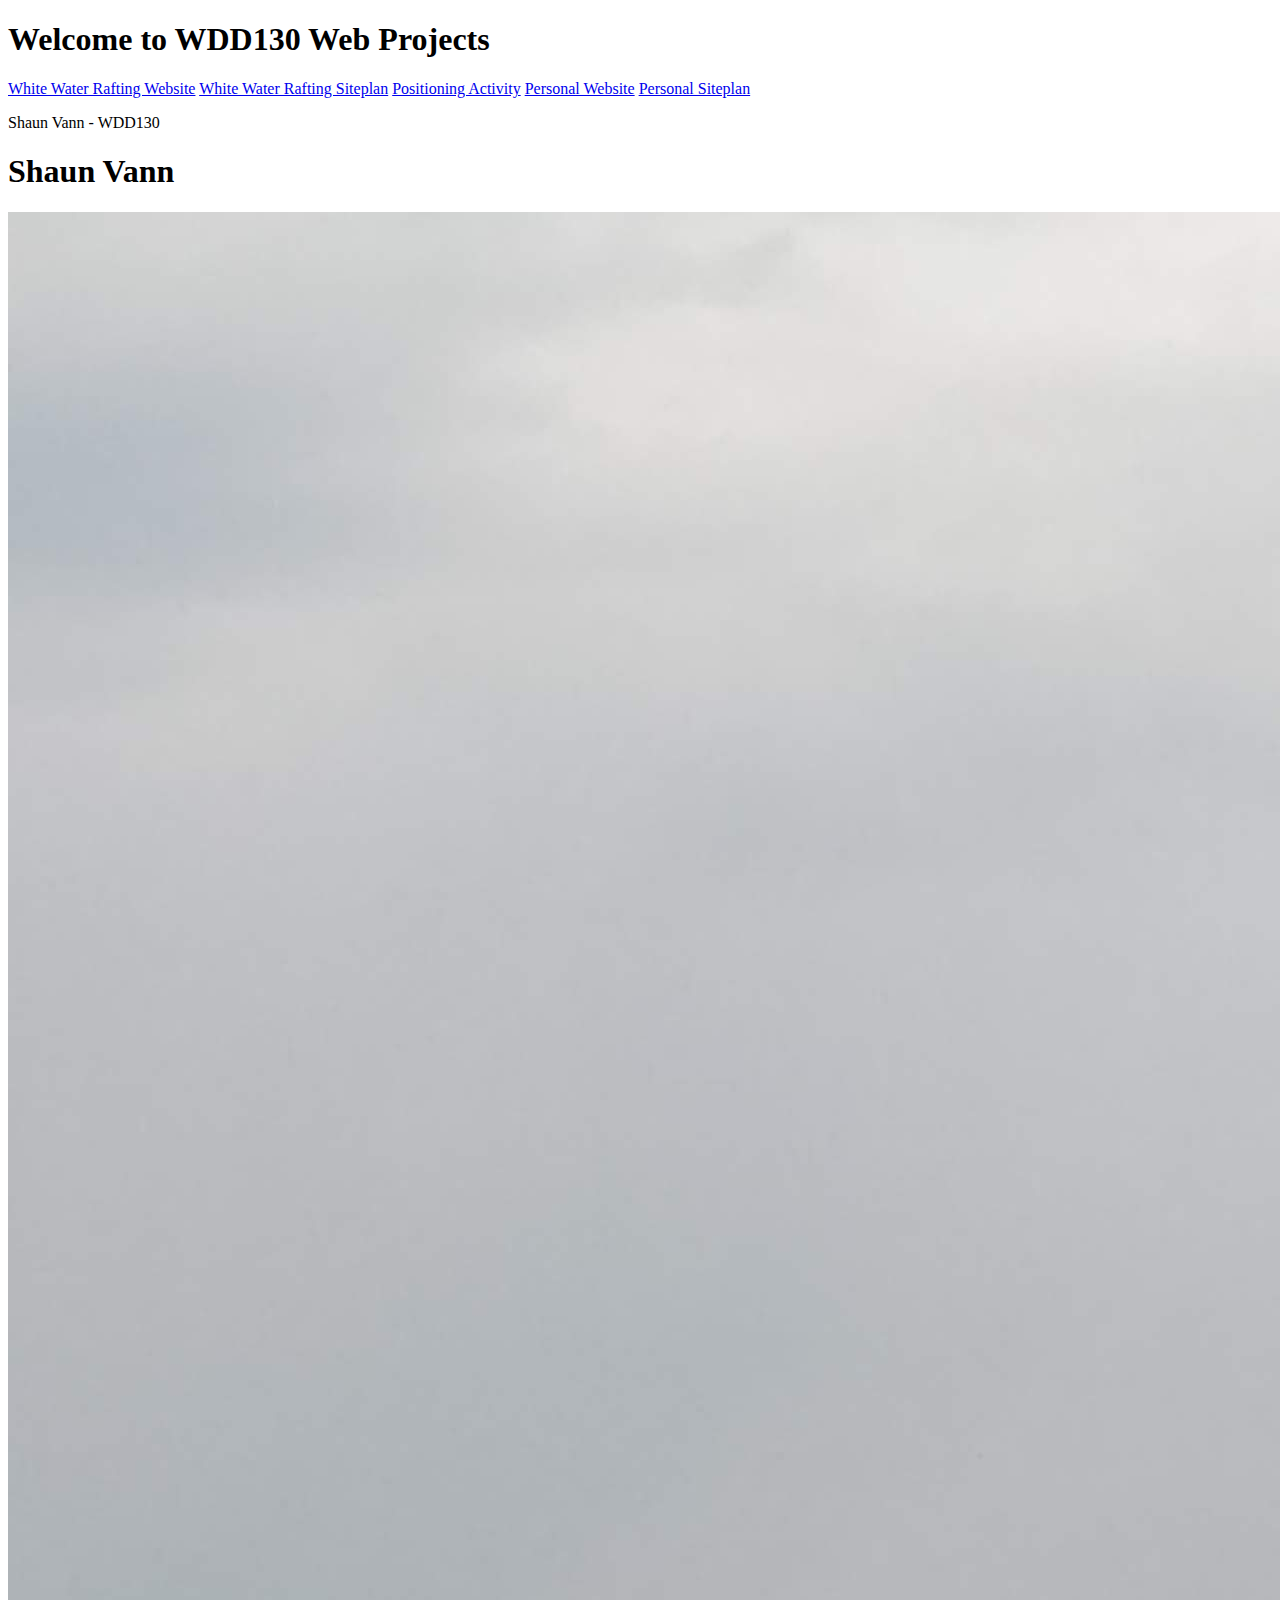
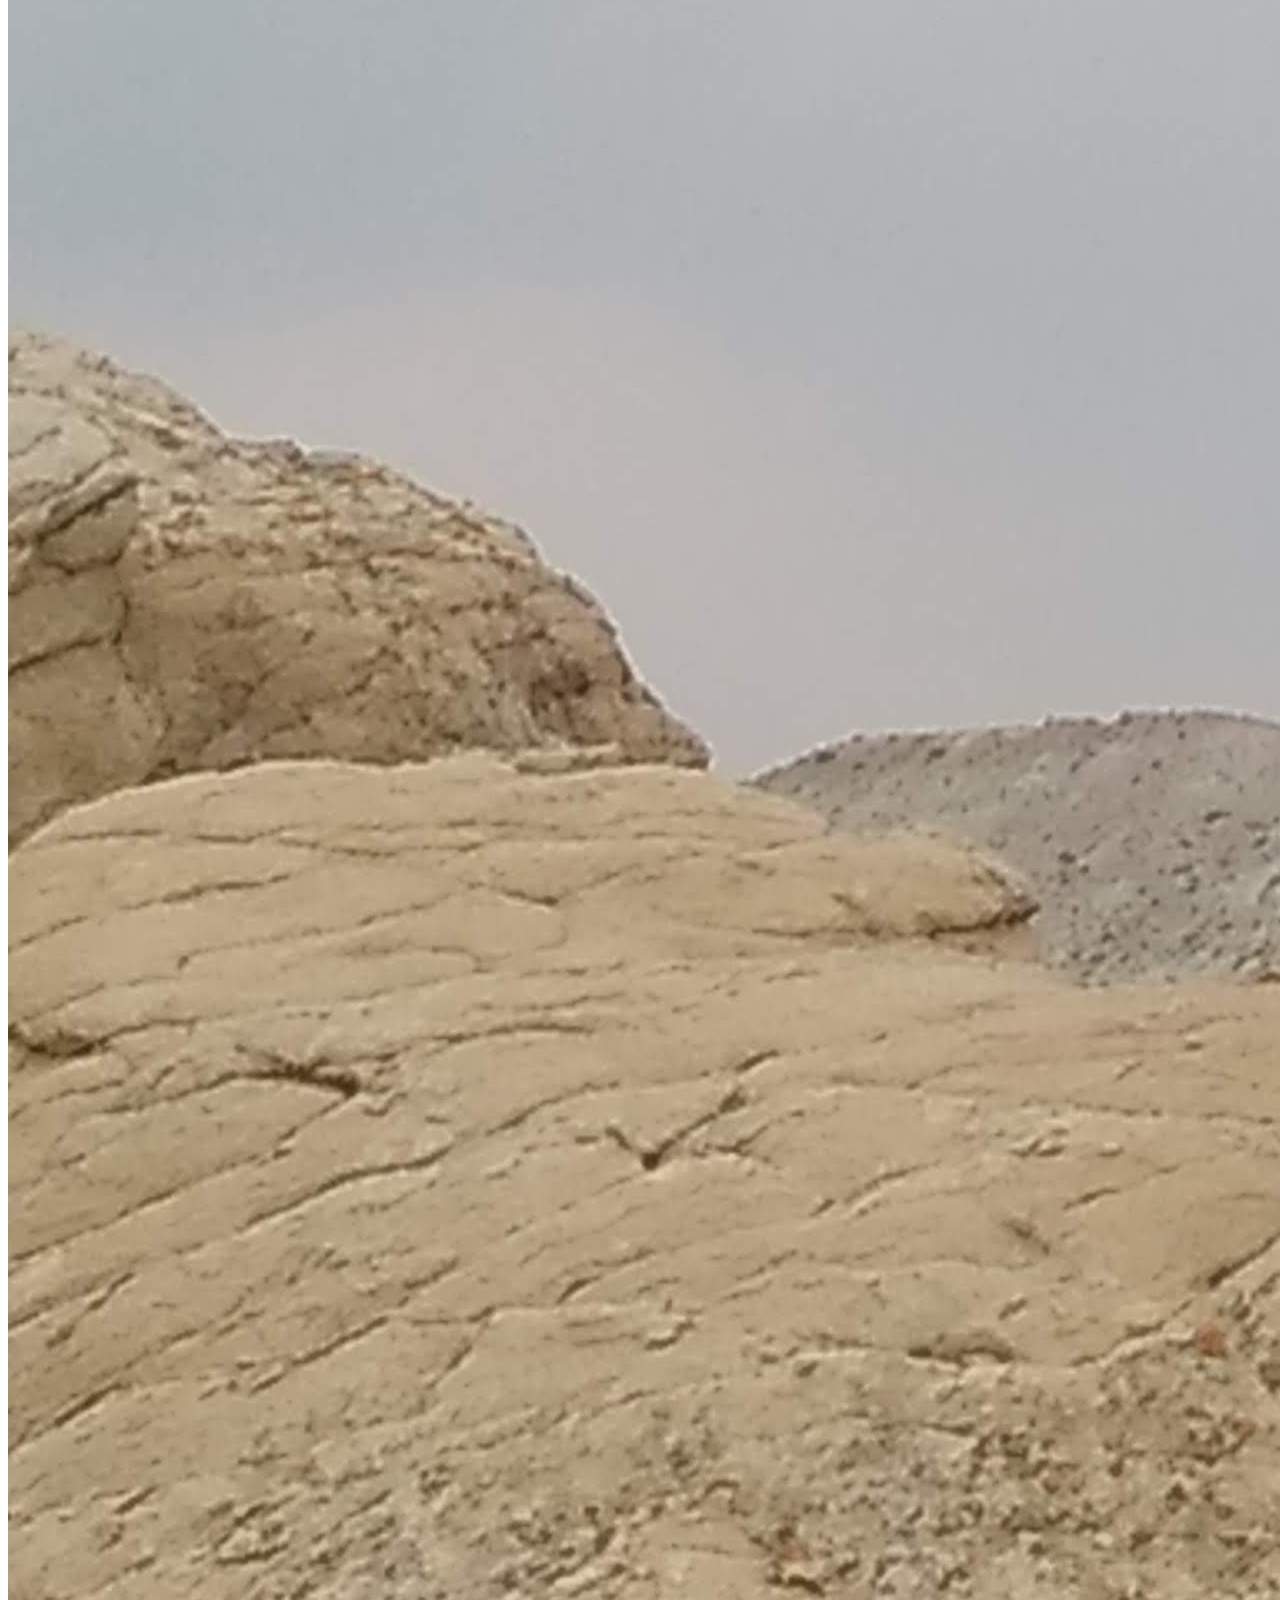
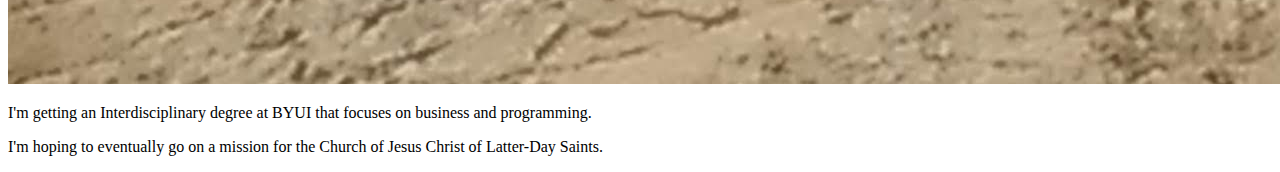
<file: index.html>
<!DOCTYPE html>
<head>
    <title>WDD130 | Home</title>
</head>
<body
    <header>
        <h1>Welcome to WDD130 Web Projects</h1>
        <nav>
            <a href="wwr/index.html">White Water Rafting Website</a>
            <a href="wwr/site-plan-rafting.html">White Water Rafting Siteplan</a>
            <a href="positioning.html">Positioning Activity</a>
            <a href="#">Personal Website</a>
            <a href="#">Personal Siteplan</a>
        </nav>
        <p>Shaun Vann - WDD130</p>
    </header>
    <main>
        <h1>Shaun Vann</h1>
        <img src="Mountain_Shaun.jpg", alt="Image of me">
        <p>
            I'm getting an Interdisciplinary degree at BYUI that focuses on business and programming.
        </p>
        <p>
            I'm hoping to eventually go on a mission for the Church of Jesus Christ of Latter-Day Saints.
        </p>
    </main>
</body>
</file>
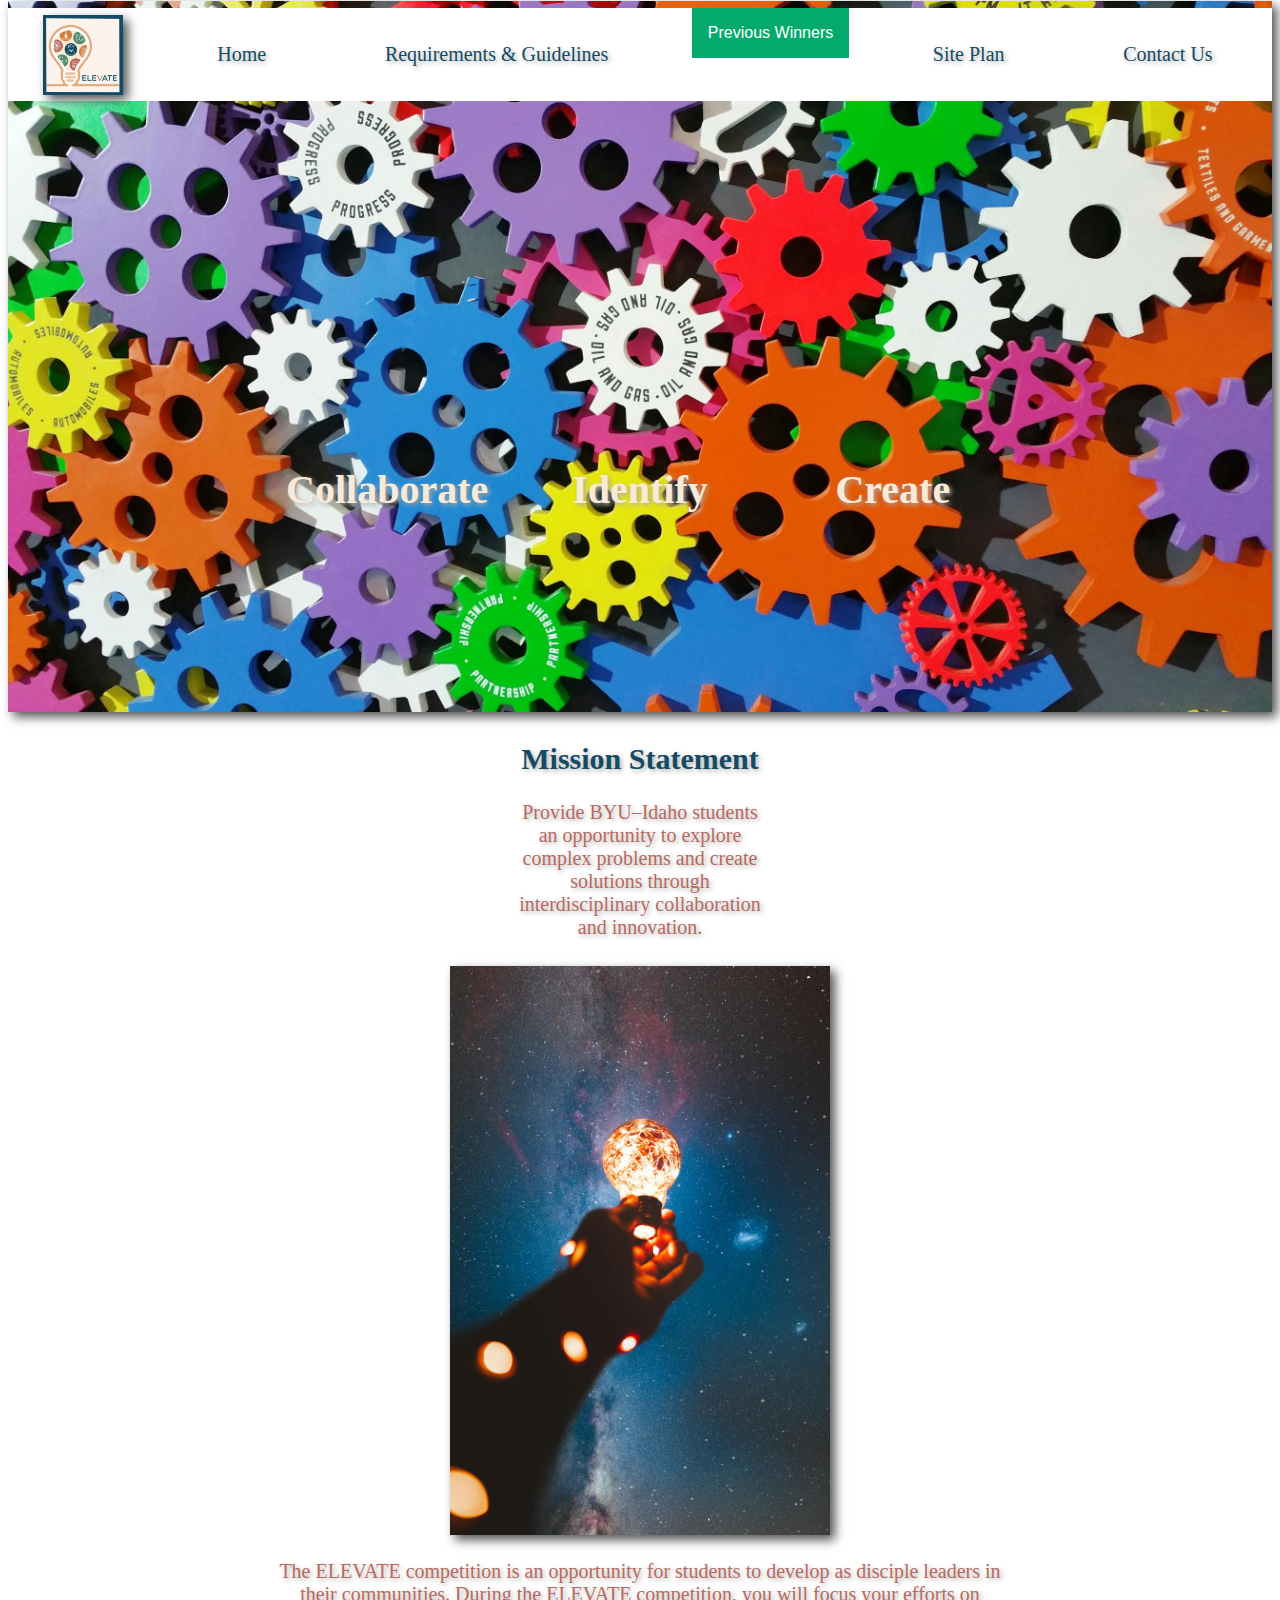
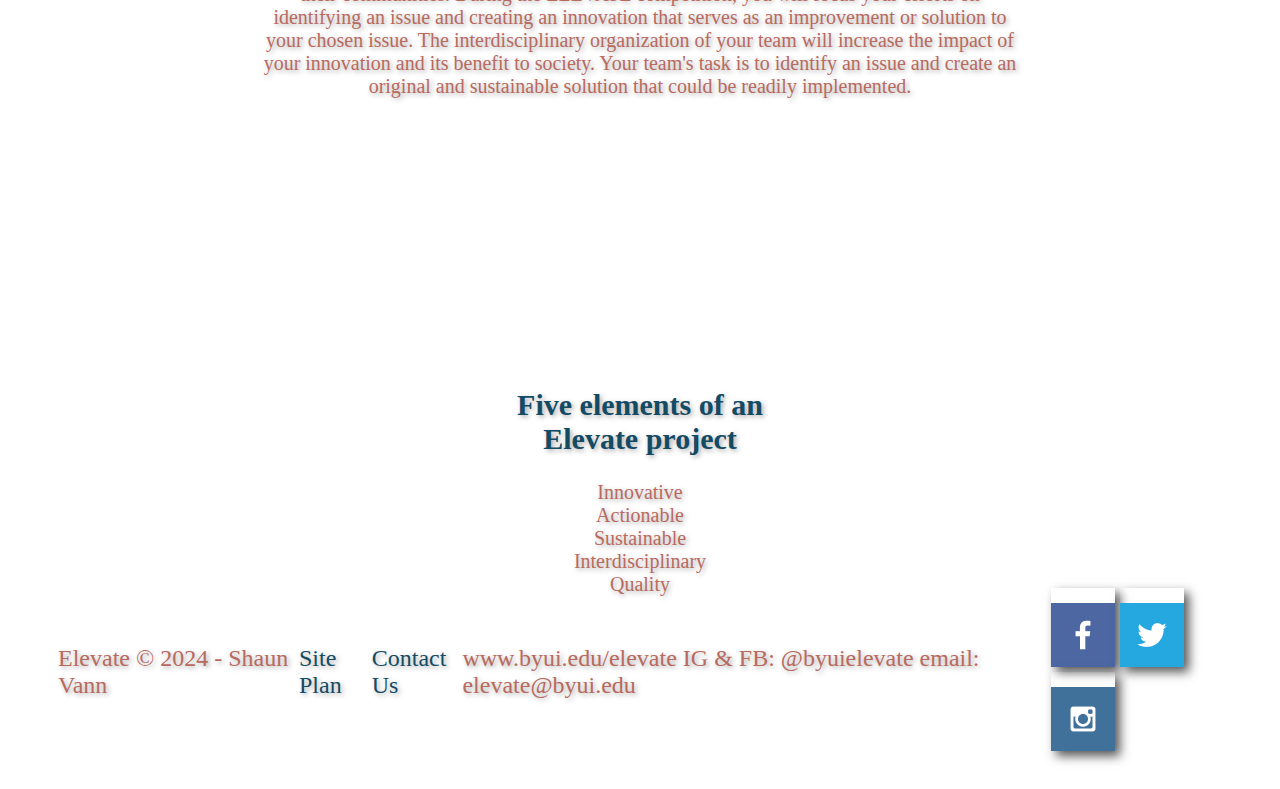
<file: elevate/index.html>
<!DOCTYPE html>
<html lang="en">
<head>
    <meta charset="UTF-8">
    <meta name="viewport" content="width=device-width, initial-scale=1.0">
    <title>Elevate Competition | BYU-Idaho | Home</title>
    <link rel="stylesheet" href="styles/style.css">
</head>
<body>
    <div id="content">
        <header>
            <a href="index.html" id="logo_link">
                <img class="logo" src="images/elevate_logo.png" alt="Elevate logo">
            </a>
            <nav>
                <a href="index.html">Home</a>
                <a href="guidelines.html">Requirements & Guidelines</a>
                <div class="dropdown">
                    <button class="dropbtn">Previous Winners</button>
                    <div class="dropdown-content">
                        <a href="victors.html">Fall 2023</a>
                    </div>
                </div>
                <a href="site-plan.html">Site Plan</a>
                <a href="contactus.html">Contact Us</a>
            </nav>
        </header>
        <div id="hero">
            <div id="hero-box">
                <img id="hero-img" src="images/innovation.jpg" alt="Innovation clockwork">
            </div>
            <section id="hero-msg">
                <h1 class="home-title" id="collab_msg">Collaborate</h1>
                <h1 class="home-title" id="identify_msg">Identify</h1>
                <h1 class="home-title" id="create_msg">Create</h1>
            </section>
        </div>
        <main class="home-grid">
            <section class="mission_msg">
                <h2>
                    Mission Statement
                </h2>
                <p>
                    Provide BYU–Idaho students an opportunity to explore complex problems and create solutions through interdisciplinary collaboration and innovation.
                </p>
            </section>
            <section class="light_group">
                <img class="light_card" src="images/lightbulb.jpg" alt="lightbulb">
                <p>
                    The ELEVATE competition is an opportunity for students to develop as disciple leaders in their communities. During the ELEVATE competition, you will focus your efforts on identifying an issue and creating an innovation that serves as an improvement or solution to your chosen issue. The interdisciplinary organization of your team will increase the impact of your innovation and its benefit to society. Your team's task is to identify an issue and create an original and sustainable solution that could be readily implemented.
                </p>
            </section>
            <section class="elements_group">
                <h2>
                    Five elements of an Elevate project
                </h2>
                <ul>
                    <li>Innovative</li>
                    <li>Actionable</li>
                    <li>Sustainable</li>
                    <li>Interdisciplinary</li>
                    <li>Quality</li>
                </ul>
            </section>
        </main>
        <footer>
            <p>Elevate &copy; 2024 - Shaun Vann</p>
            <p><a href="site-plan.html">Site Plan</a></p>
            <p><a href="contactus.html">Contact Us</a></p>
            <p>www.byui.edu/elevate IG & FB: @byuielevate email: elevate@byui.edu</p>
            <div class="social">
                <a href="https://facebook.com">
                    <img src="images/facebook.png" alt="fb icon">
                </a>
                <a href="https://twitter.com">
                    <img src="images/twitter.png" alt="twitter icon">
                </a>
                <a href="https://instagram.com">
                    <img src="images/instagram.png" alt="instagram icon">
                </a>
            </div>
        </footer>
    </div>
</body>
</html>
</file>
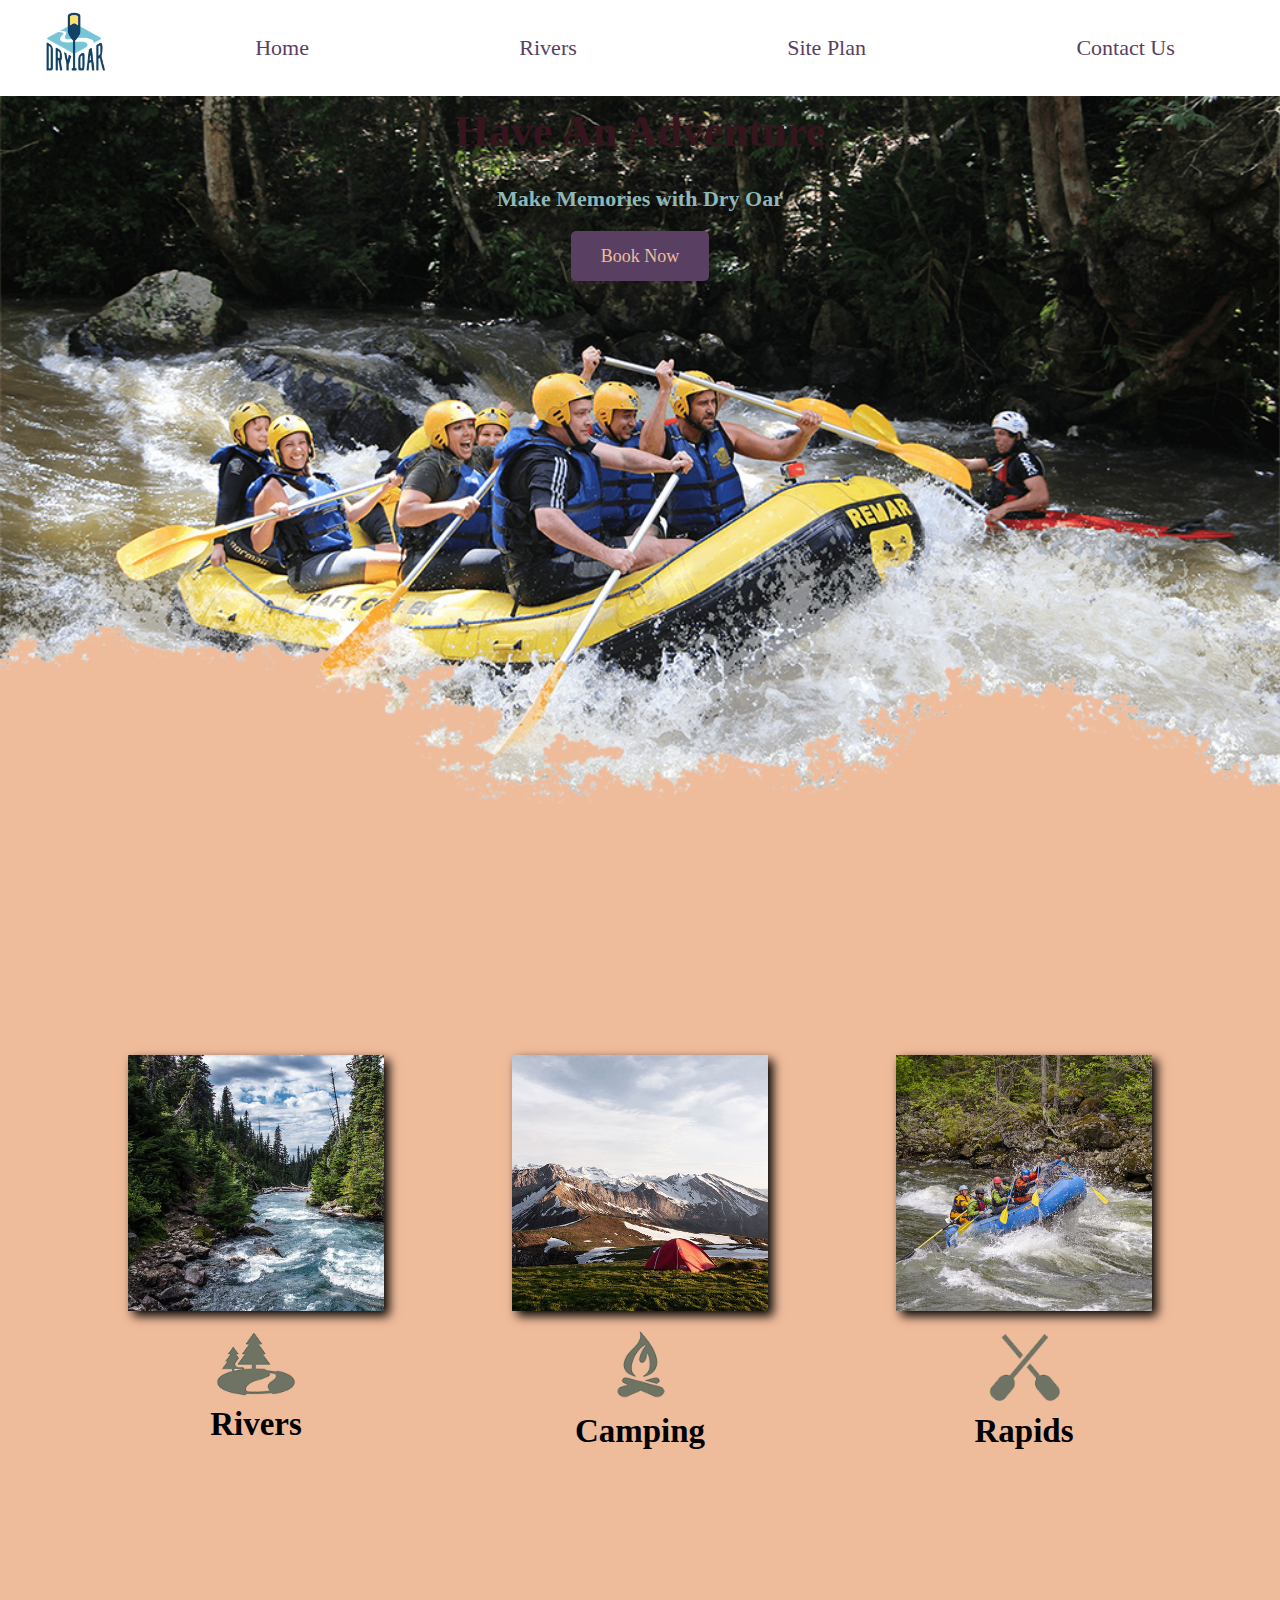
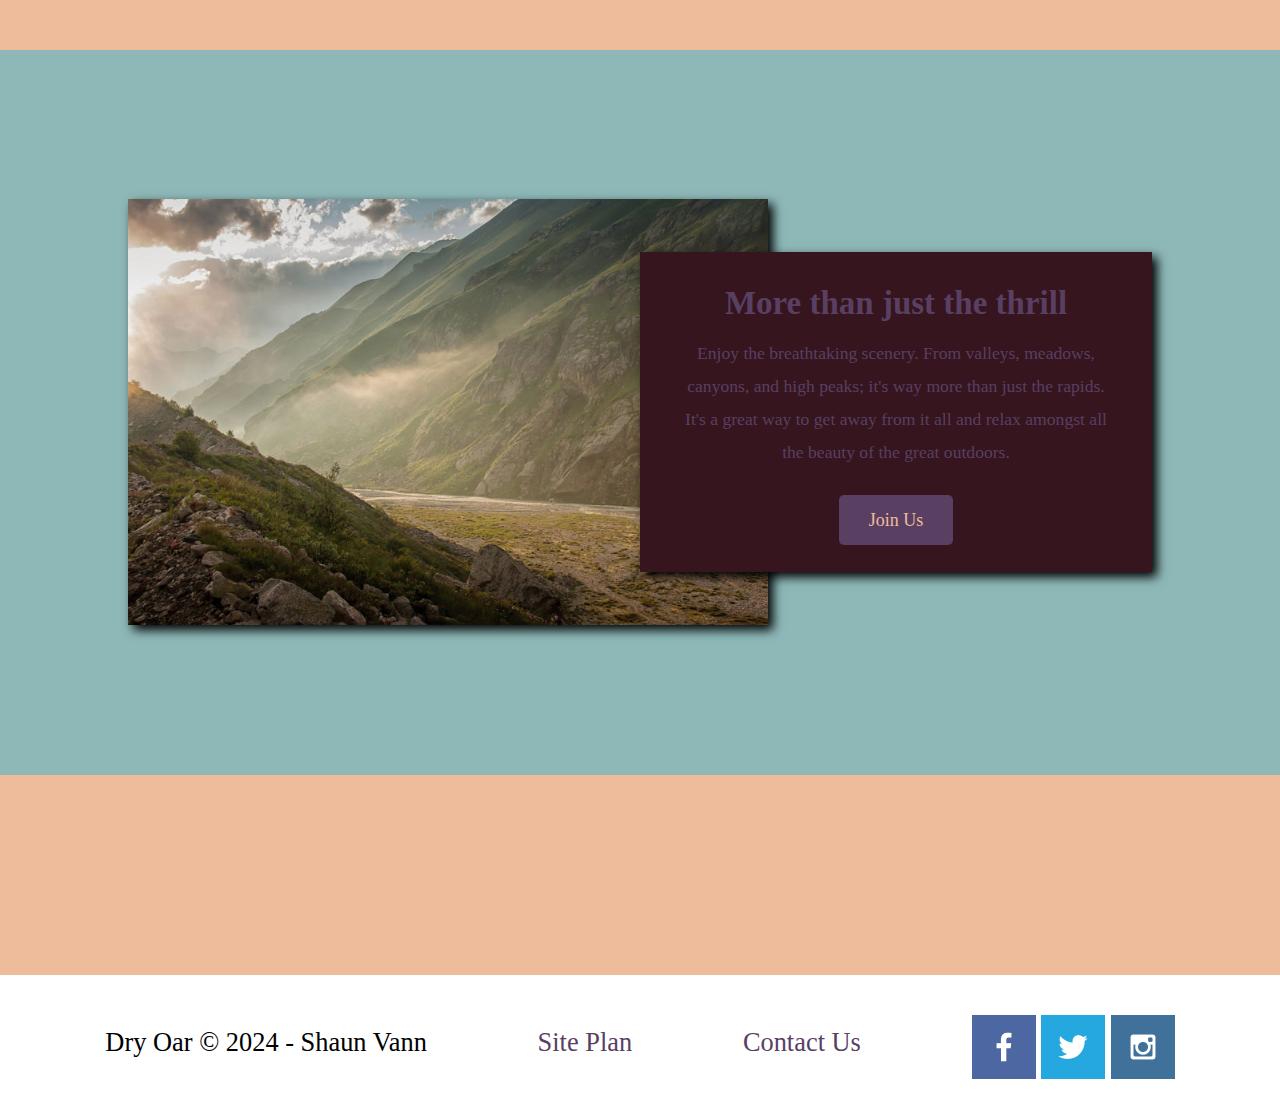
<file: wwr/index.html>
<!DOCTYPE html>
<html lang="en">
<head>
    <meta charset="UTF-8">
    <meta name="viewport" content="width=device-width, initial-scale=1.0">
    <title>Whitewater Rafting Vacations | Dry Oar Boating | Home</title>
    <link rel="stylesheet" href="styles/style.css">
</head>
<body>
    <div id="content">
        <header>
            <a href="index.html" id="logo_link">
                <img class="logo" src="images/logo.png" alt="Dry Oar Logo">
            </a>
            <nav>
                <a href="index.html">Home</a>
                <a href="Rivers.html">Rivers</a>
                <a href="site-plan-rafting.html">Site Plan</a>
                <a href="contactus.html">Contact Us</a>
            </nav>
        </header>
        <div id="hero">
            <div id="hero-box">
                <img id="hero-img" src="images/hero.png" alt="People enjoy rafting">
            </div>
            <section id="hero-msg">
                <h1 class="home-title">Have An Adventure</h1>
                <h4>Make Memories with Dry Oar</h4>
                <div class="button-box">
                    <a class="book" href="contactus.html">Book Now</a>
                </div>
            </section>
        </div>
        <main class="home-grid">
            <section class="rivers-card">
                <img class="card-img" src="images/rivers.jpg" alt="river in forest">
                <img class="icon" src="images/river_icon.png" alt="river icon">
                <h2>Rivers</h2>
            </section>
            <section class="camping-card">
                <img class="card-img" src="images/camping.jpg" alt="tent in mountains">
                <img class="icon" src="images/fire_icon.png" alt="fire icon">
                <h2>Camping</h2>
            </section>
            <section class="rapids-card">
                <img class="card-img" src="images/rapids.jpg" alt="rafting boat">
                <img class="icon" src="images/oars.png" alt="oars icon">
                <h2>Rapids</h2>
            </section>
            <div id="background"></div>
            <img class="mountains" src="images/mountains.jpg" alt="Misty mountains">
            <section class="msg">
                <h2>More than just the thrill</h2>
                <p>Enjoy the breathtaking scenery. From valleys, meadows, canyons, and high peaks; it's way more than just the rapids. It's a great way to get away from it all and relax amongst all the beauty of the great outdoors.</p>
                <a class="join" href="rivers.html">Join Us</a>
            </section>
        </main>
        <footer>
            <p>Dry Oar &copy; 2024 - Shaun Vann</p>
            <p><a href="site-plan-rafting.html">Site Plan</a></p>
            <p><a href="contactus.html">Contact Us</a></p>
            <div class="social">
                <a href="https://facebook.com">
                    <img src="images/facebook.png" alt="fb icon">
                </a>
                <a href="https://twitter.com">
                    <img src="images/twitter.png" alt="twitter icon">
                </a>
                <a href="https://instagram.com">
                    <img src="images/instagram.png" alt="instagram icon">
                </a>
            </div>
        </footer>
    </div>
</body>
</html>
</file>
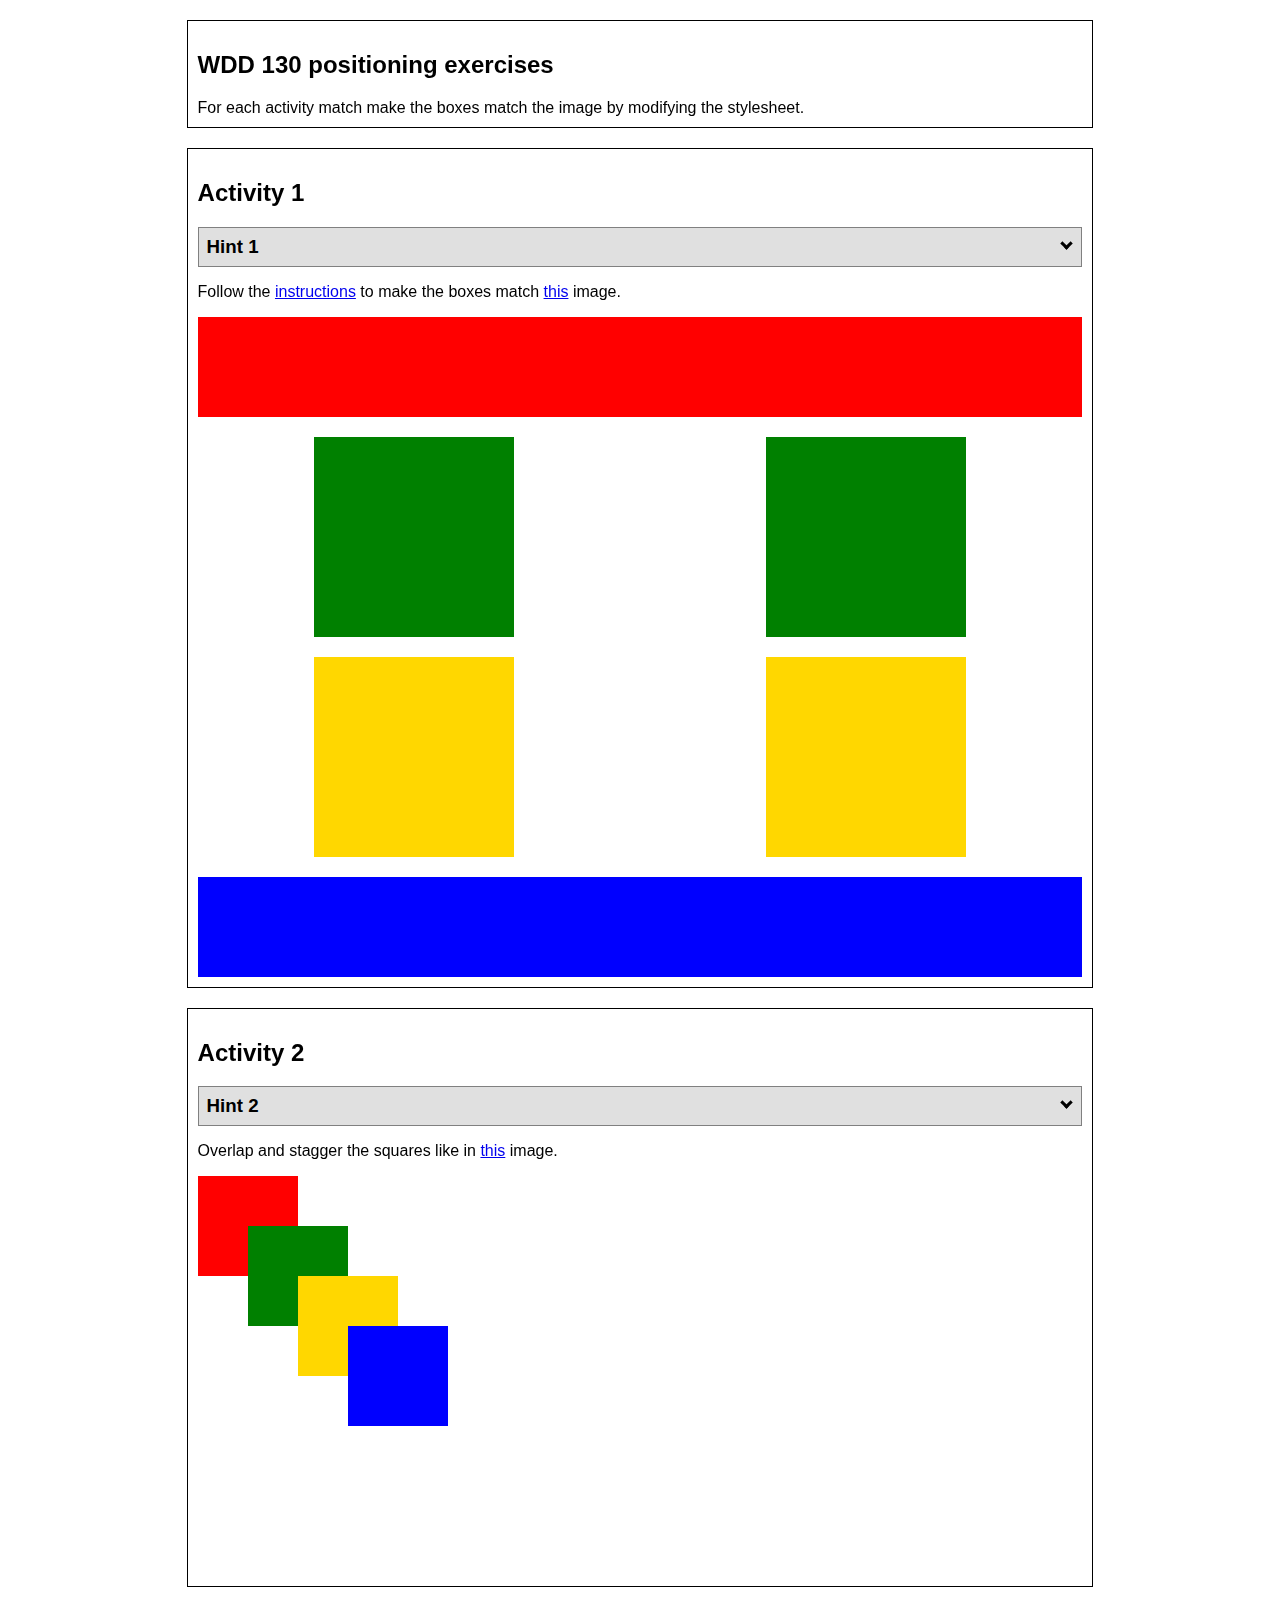
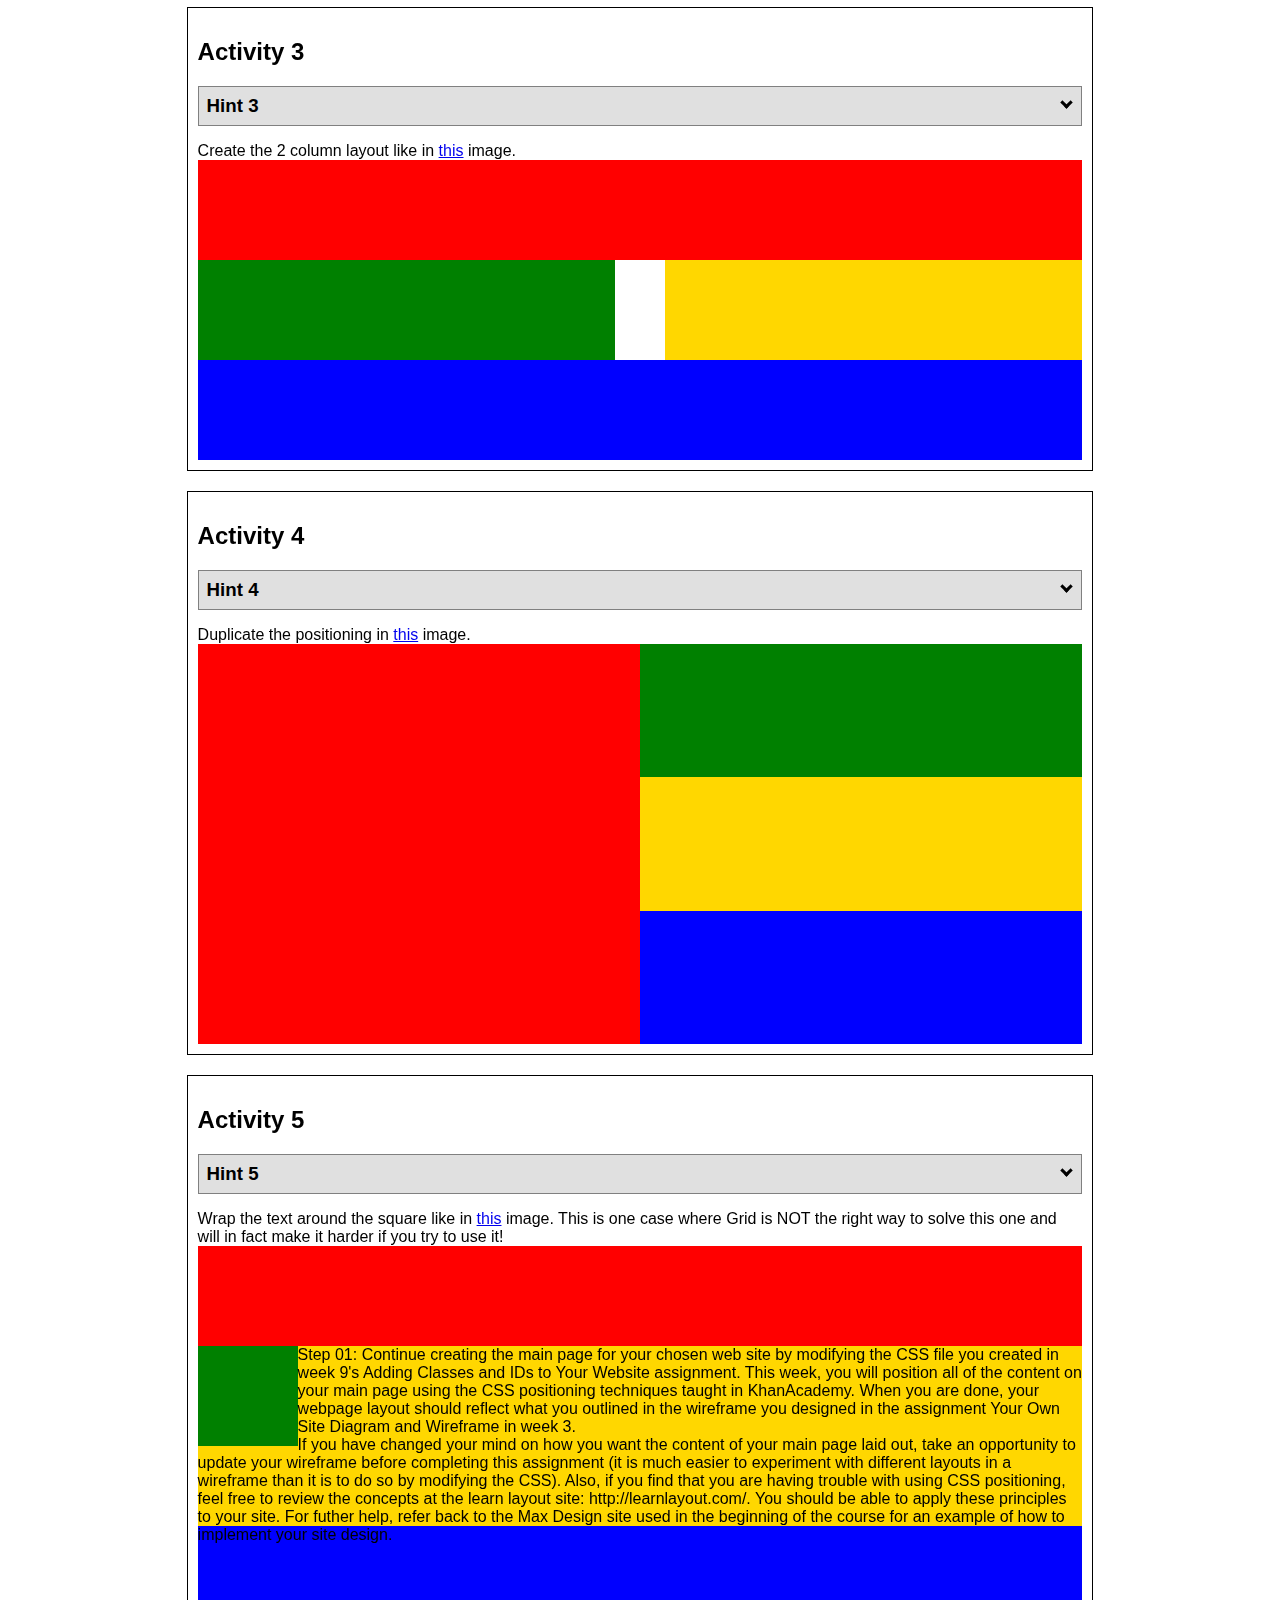
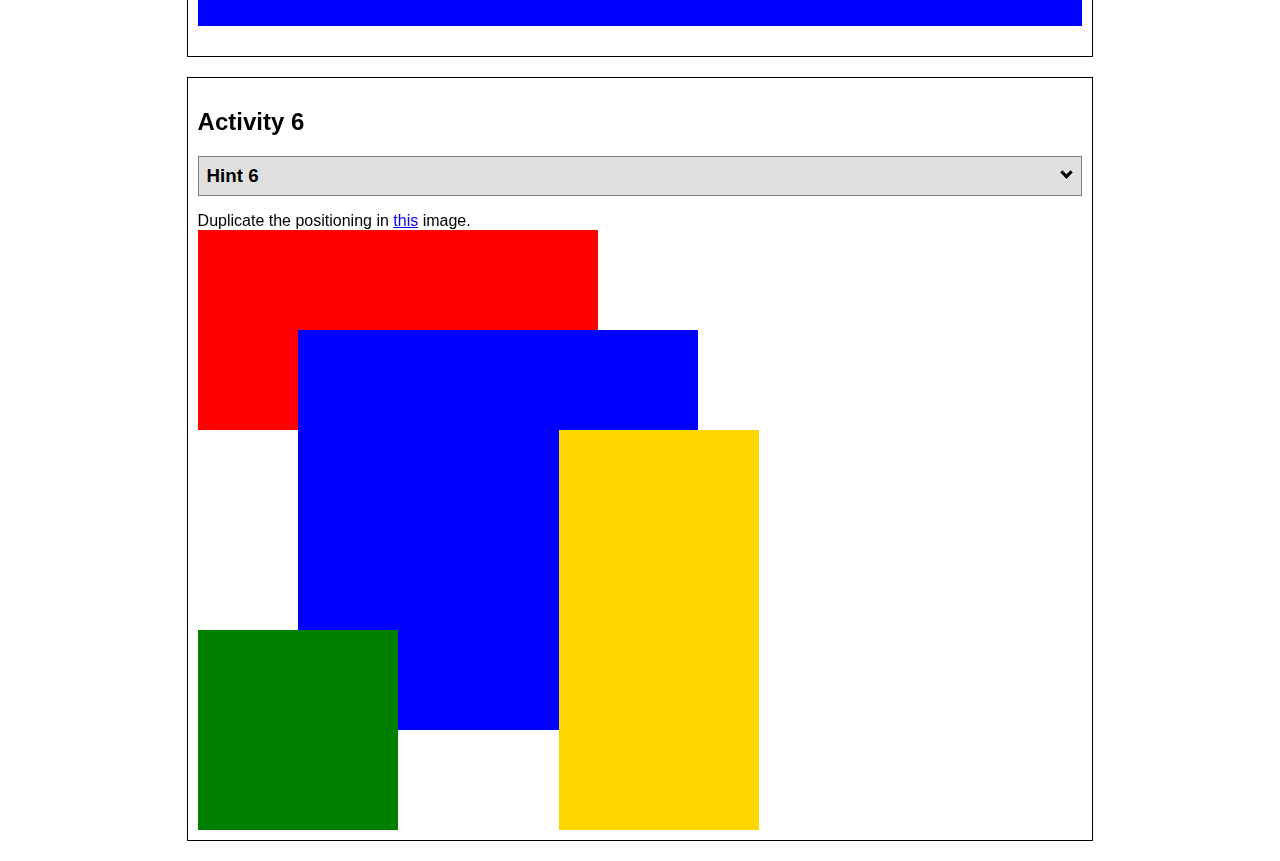
<file: positioning.html>
<!DOCTYPE html>
<html lang="en">
  <head>
    <!-- HTML - Name: positioning.html -->
    <title>Positioning Activity</title>
    <link rel="stylesheet" type="text/css" href="positionstyles.css" />
  </head>
  <body>
    <div class="activity">
      <h2>WDD 130 positioning exercises</h2>
      For each activity match make the boxes match the image by modifying the stylesheet.</div>
    <div class="activity">
      <h2>Activity 1</h2>
      <section class="hint"><input type="checkbox" ><i></i> <h3>Hint 1</h3><div><p>Check out the <a href="https://byui-wdd.github.io/wdd130/activities/w06-css-positioning.html" target="_blank">activity instructions</a> in Ilearn!</p></div></section>
      <p>Follow the <a href="https://byui-wdd.github.io/wdd130/activities/w06-css-positioning.html" target="_blank">instructions</a> to make the boxes match  <a href="https://byui-wdd.github.io/wdd130/images/example1.png" target="_blank">this</a> image.</p>
      <div class="content1" >
        <div class="red1" ></div>
        <div class="green1" ></div>
        <div class="green1" ></div>
        <div class="yellow1"></div>
        <div class="yellow1"></div>
        <div class="blue1"></div>
      </div>
    </div>
    <div class="activity">
      <h2>Activity 2</h2>
      <section class="hint"><input type="checkbox" > <h3>Hint 2</h3><i></i><div>
      <ul>
      <li>grid-template-columns: 50px 50px 50px 50px 50px </li></ul></div></section>
      <p>Overlap and stagger the squares like in <a href="https://byui-wdd.github.io/wdd130/images/example2.png" target="_blank">this</a> image.</p>
      <div class="content2" >
        <div class="red2" ></div>
        <div class="green2" ></div>
        <div class="yellow2"></div>
        <div class="blue2"></div>
      </div>
    </div>
    <div class="activity">
      <h2>Activity 3</h2>
      <section class="hint"><input type="checkbox" > <h3>Hint 3</h3><i></i><div><p>This one is going to be best solved with CSS Grid. Remember to make the boxes the right width first...then start moving them around. </p><h4>Properties used:</h4><ul><li>display:grid;</li><li>grid-template-columns:</li><li>grid-column-gap:</li>
        <li>grid-column:</li>  </ul></div></section>
      Create the 2 column layout like in <a href="https://byui-wdd.github.io/wdd130/images/example3.png" target="_blank">this</a>  image.
      <div class="content3" >
        <div class="red3" ></div>
        <div class="green3" ></div>
        <div class="yellow3"></div>
        <div class="blue3"></div>
      </div>
    </div>
    <div class="activity">
      <h2>Activity 4</h2>
      <section class="hint"><input type="checkbox" > <h3>Hint 4</h3><i></i><div><p>For the others we have been primarily concerned with width. For this one you will need to adjust height as well. </p><h4>Properties used:</h4><ul><li>display:grid;</li><li>grid-template-columns:</li><li>grid-row:</li></ul></div></section>
      Duplicate the positioning in <a href="https://byui-wdd.github.io/wdd130/images/example4.png" target="_blank">this</a> image. 
      <div class="content4" >
        <div class="red4" ></div>
        <div class="green4" ></div>
        <div class="yellow4"></div>
        <div class="blue4"></div>
      </div>
    </div>

    <div class="activity">
      <h2>Activity 5</h2>
      <section class="hint"><input type="checkbox" > <h3>Hint 5</h3><i></i><div><p>Grid is <strong>not</strong> the right way to do this.  In fact there is only one way to really do that...and that is with float. Remember that we float the thing we want the text to wrap around.  Also remember to start by making all the shapes the right size and shape.</p><h4>Properties used:</h4><ul><li>float: left;</li></ul></div></section>
      Wrap the text around the square like in <a href="https://byui-wdd.github.io/wdd130/images/example5.png" target="_blank">this</a> image. This is one case where Grid is NOT the right way to solve this one and will in fact make it harder if you try to use it!
      <div class="content5" >
        <div class="red5" ></div>
        <div class="green5" ></div>
        <div class="yellow5">Step 01: Continue creating the main page for your chosen web site by modifying the CSS file you created in week 9's Adding Classes and IDs to Your Website assignment. This week, you will position all of the content on your main page using the CSS positioning techniques taught in KhanAcademy. When you are done, your webpage layout should reflect what you outlined in the wireframe you designed in the assignment Your Own Site Diagram and Wireframe in week 3. <br />
          If you have changed your mind on how you want the content of your main page laid out, take an opportunity to update your wireframe before completing this assignment (it is much easier to experiment with different layouts in a wireframe than it is to do so by modifying the CSS). Also, if you find that you are having trouble with using CSS positioning, feel free to review the concepts at the learn layout site: http://learnlayout.com/. You should be able to apply these principles to your site. For futher help, refer back to the Max Design site used in the beginning of the course for an example of how to implement your site design.</div>
        <div class="blue5"></div>
      </div>
    </div>
    <div class="activity">
      <h2>Activity 6</h2>
      <section class="hint"><input type="checkbox" > <h3>Hint 6</h3><i></i><div><p>This one is all about visualizing the grid behind the layout. If you are having a hard time doing that first: all the sizes are even multiples of 100, and second here is another example with the lines drawn: <a href="https://byui-wdd.github.io/wdd130/images/example6-hint.png" target="_blank">example 6 with lines</a>. For this one you will find it easiest if you use px for the column width. You can also use <kbd>z-index</kbd> to control the element layering.    </p><h4>Properties used:</h4><ul><li>display:grid;</li><li>grid-template-columns:</li><li>grid-column:</li><li>grid-row:</li><li><a href="https://www.w3schools.com/cssref/pr_pos_z-index.asp" target="_blank">z-index:</a></li></ul></div></section>
      Duplicate the positioning in <a href="https://byui-wdd.github.io/wdd130/images/example6.png" target="_blank">this</a> image.
      <div class="content6" >
        <div class="red6" ></div>
        <div class="green6" ></div>
        <div class="yellow6"></div>
        <div class="blue6"></div>
      </div>
    </div>
  </body>
</html>
</file>
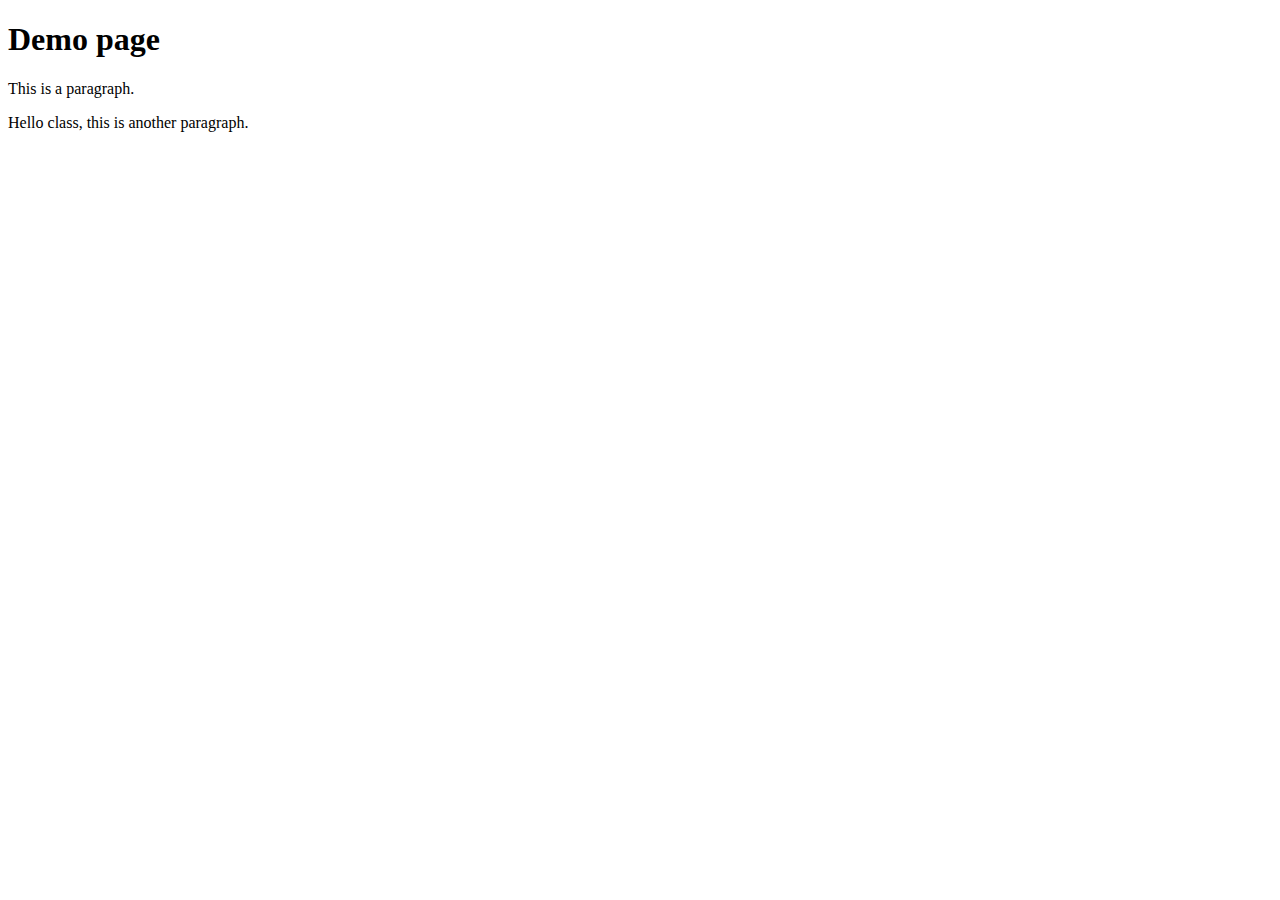
<file: practice-1.html>
<!DOCTYPE html>
<html lang="en">
<head>
    <meta charset="UTF-8">
    <meta name="viewpoint" content="width=device-width, initial-scale=1.0">
    <title>Document</title>
</head>
<body>
    <h1>Demo page</h1>
    <p>This is a paragraph.</p>
    <p>Hello class, this is another paragraph.</p>
</body>
</html>
</file>
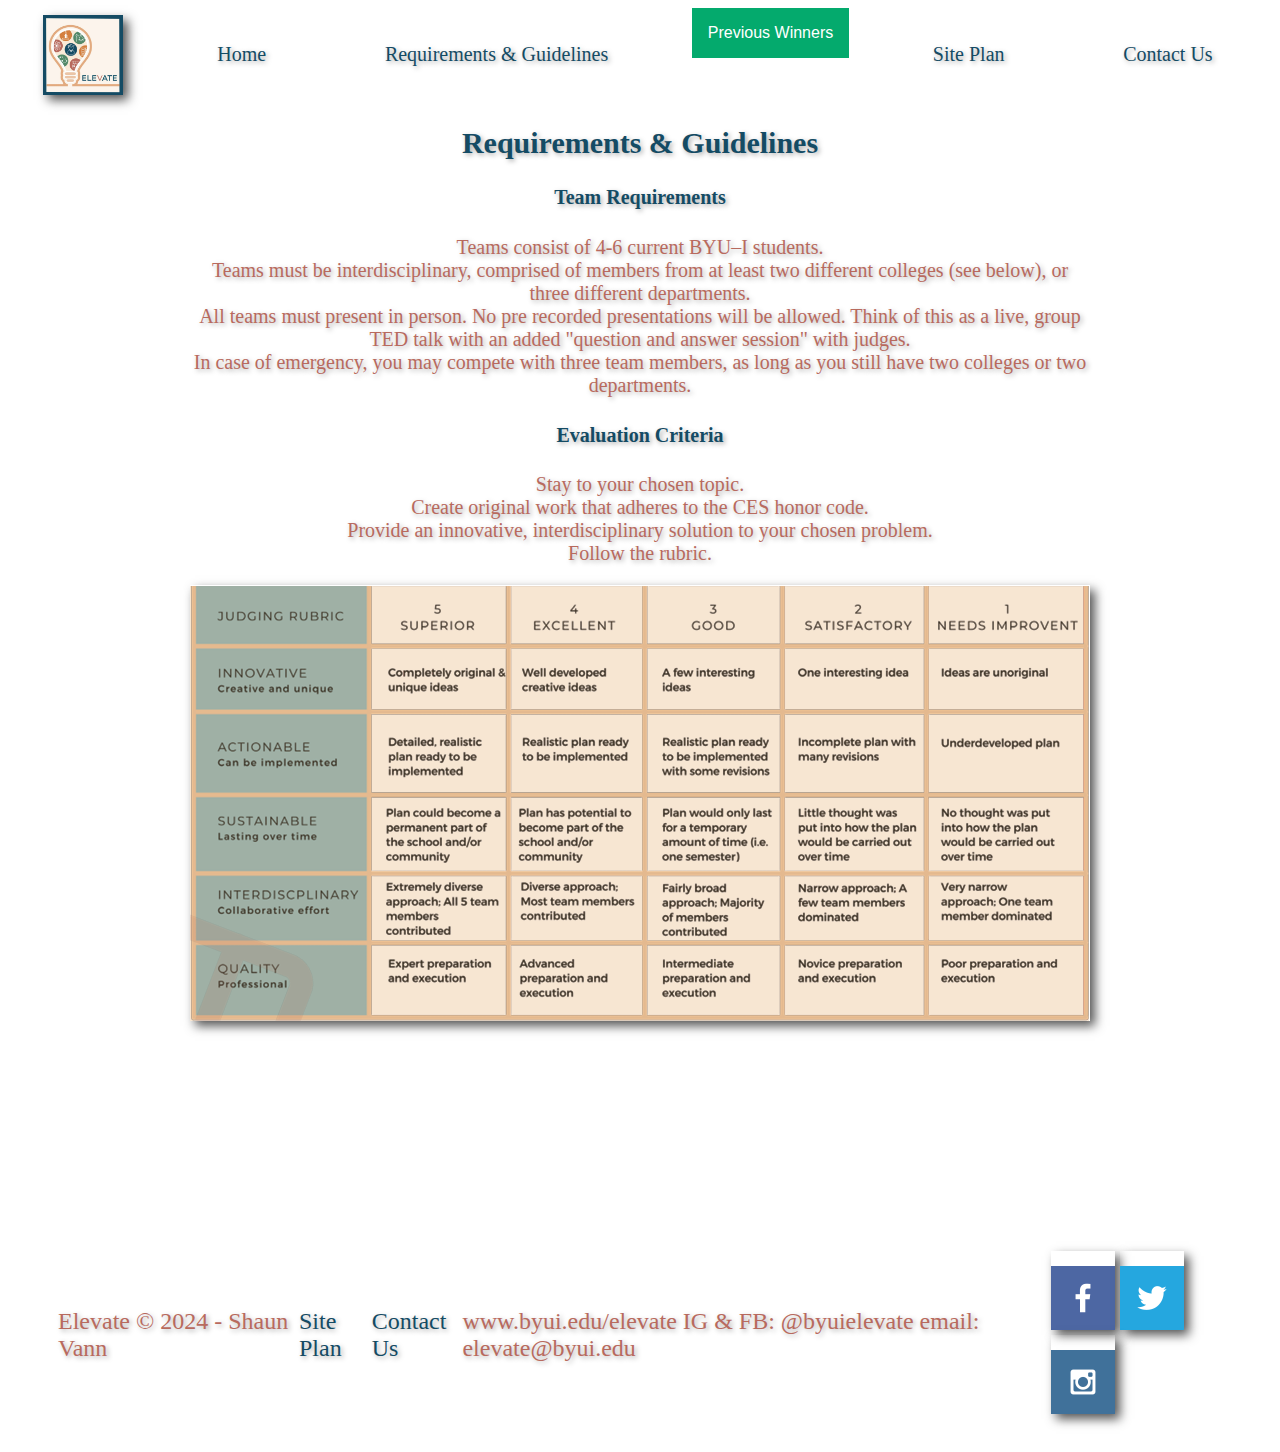
<file: elevate/guidelines.html>
<!DOCTYPE html>
<html lang="en">
<head>
    <meta charset="UTF-8">
    <meta name="viewport" content="width=device-width, initial-scale=1.0">
    <title>Elevate Competition | BYU-Idaho | Home</title>
    <link rel="stylesheet" href="styles/style.css">
</head>
<body>
    <div id="content">
        <header>
            <a href="index.html" id="logo_link">
                <img class="logo" src="images/elevate_logo.png" alt="Elevate logo">
            </a>
            <nav>
                <a href="index.html">Home</a>
                <a href="guidelines.html">Requirements & Guidelines</a>
                <div class="dropdown">
                    <button class="dropbtn">Previous Winners</button>
                    <div class="dropdown-content">
                        <a href="victors.html">Fall 2023</a>
                    </div>
                </div>
                <a href="site-plan.html">Site Plan</a>
                <a href="contactus.html">Contact Us</a>
            </nav>
        </header>
        <main class="guidelines-grid">
            <section class="guidelines_group">
                <h2>Requirements & Guidelines</h2>
                <h4>Team Requirements</h4>
                <ul>
                    <li>
                        Teams consist of 4-6 current BYU–I students.
                    </li>
                    <li>
                        Teams must be interdisciplinary, comprised of members from at least two different colleges (see below), or three different departments.
                    </li>
                    <li>
                        All teams must present in person. No pre recorded presentations will be allowed. Think of this as a live, group TED talk with an added "question and answer session" with judges.
                    </li>
                    <li>
                        In case of emergency, you may compete with three team members, as long as you still have two colleges or two departments.
                    </li>
                </ul>
                <h4>
                    Evaluation Criteria
                </h4>
                <ul>
                    <li>
                        Stay to your chosen topic.
                    </li>
                    <li>
                        Create original work that adheres to the CES honor code.
                    </li>
                    <li>
                        Provide an innovative, interdisciplinary solution to your chosen problem.
                    </li>
                    <li>
                        Follow the rubric.
                    </li>
                </ul>
                <img src="images/rubric.png" alt="Rubric">
            </section>
        </main>
        <footer>
            <p>Elevate &copy; 2024 - Shaun Vann</p>
            <p><a href="site-plan.html">Site Plan</a></p>
            <p><a href="contactus.html">Contact Us</a></p>
            <p>www.byui.edu/elevate IG & FB: @byuielevate email: elevate@byui.edu</p>
            <div class="social">
                <a href="https://facebook.com">
                    <img src="images/facebook.png" alt="fb icon">
                </a>
                <a href="https://twitter.com">
                    <img src="images/twitter.png" alt="twitter icon">
                </a>
                <a href="https://instagram.com">
                    <img src="images/instagram.png" alt="instagram icon">
                </a>
            </div>
        </footer>
    </div>
</body>
</html>
</file>
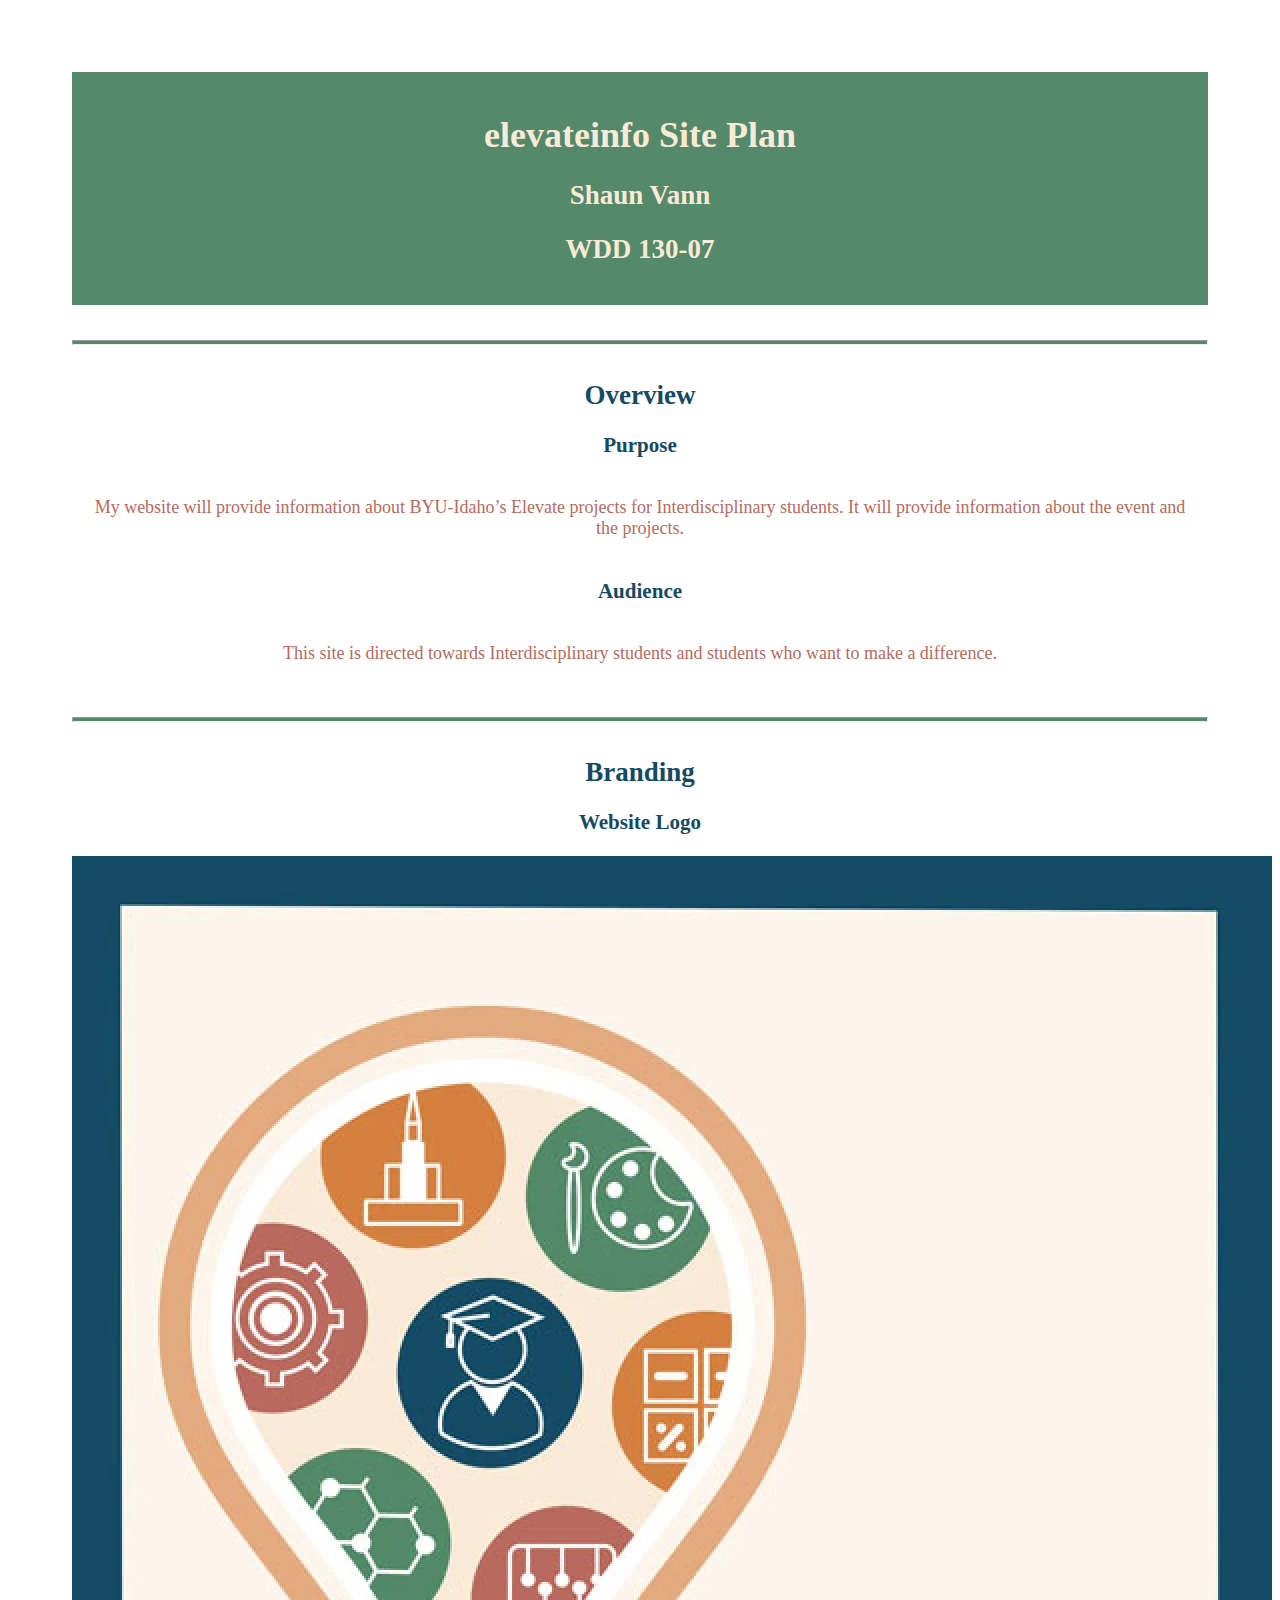
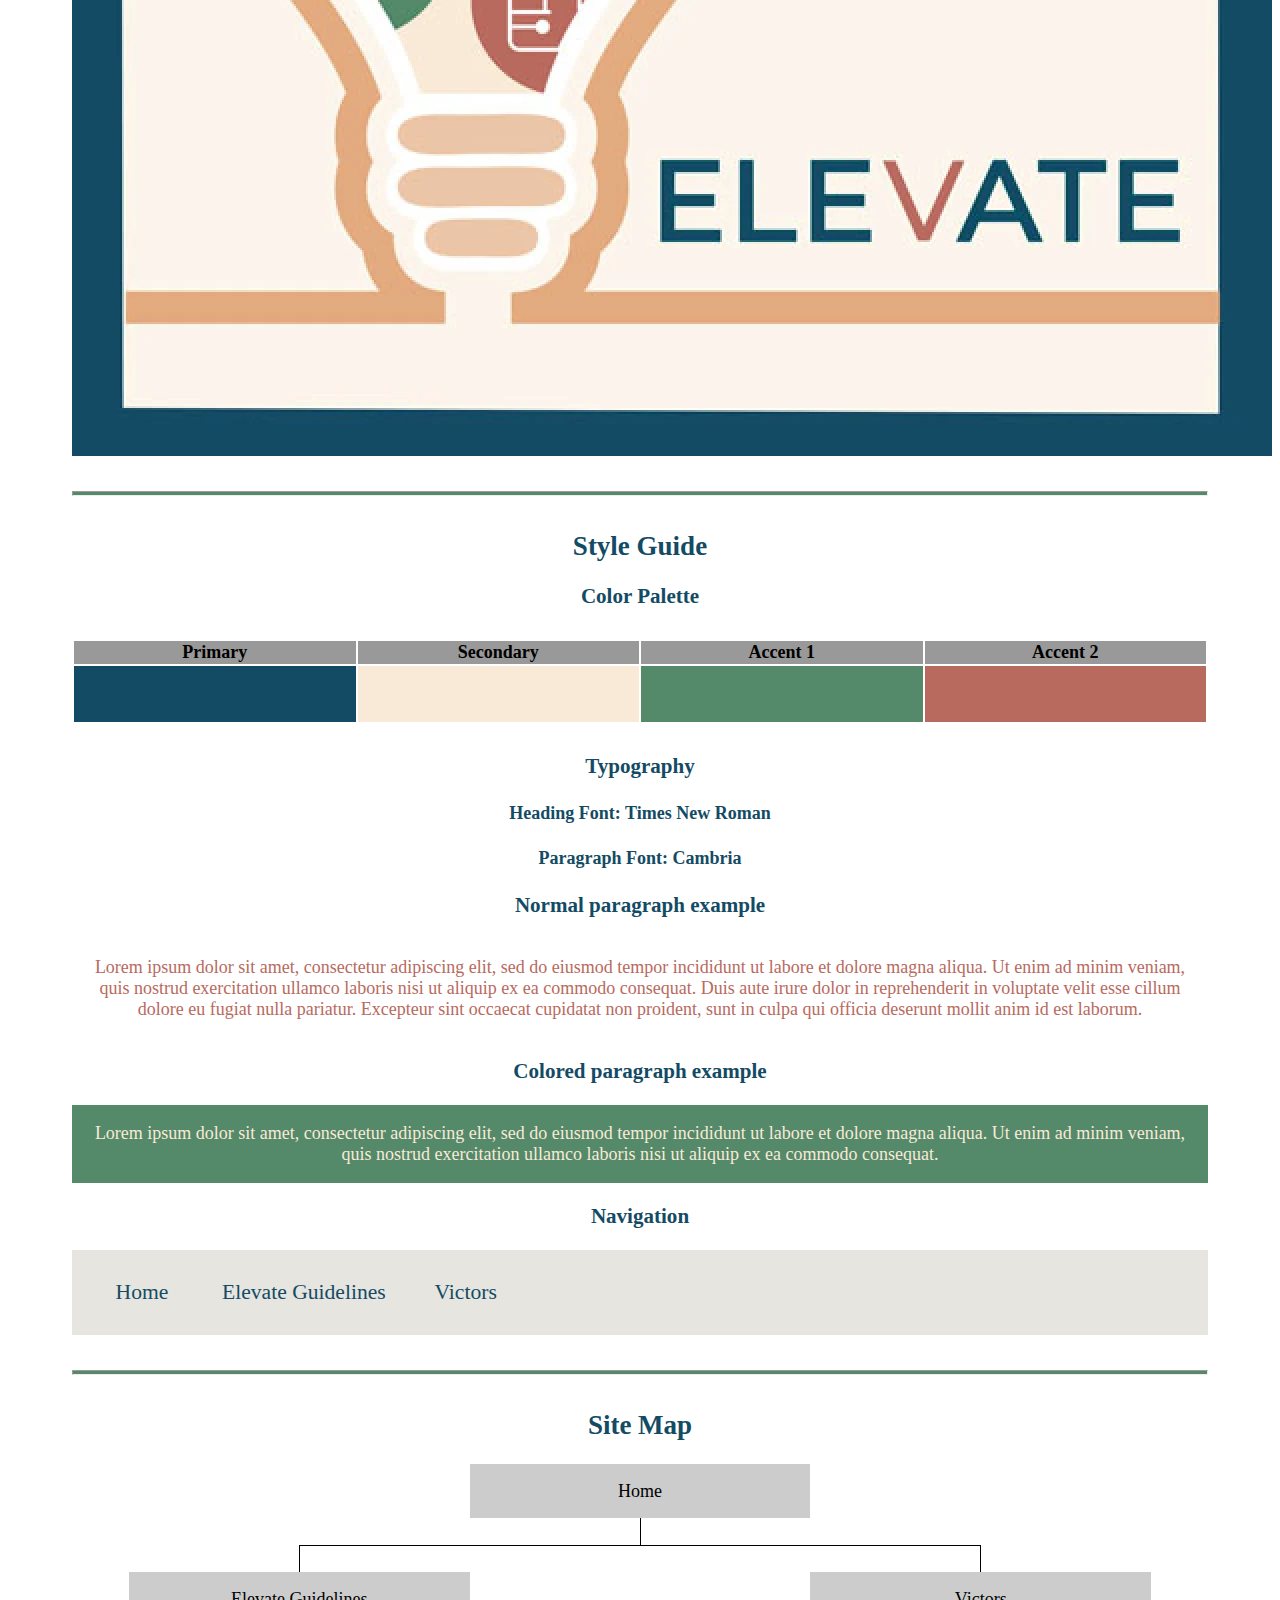
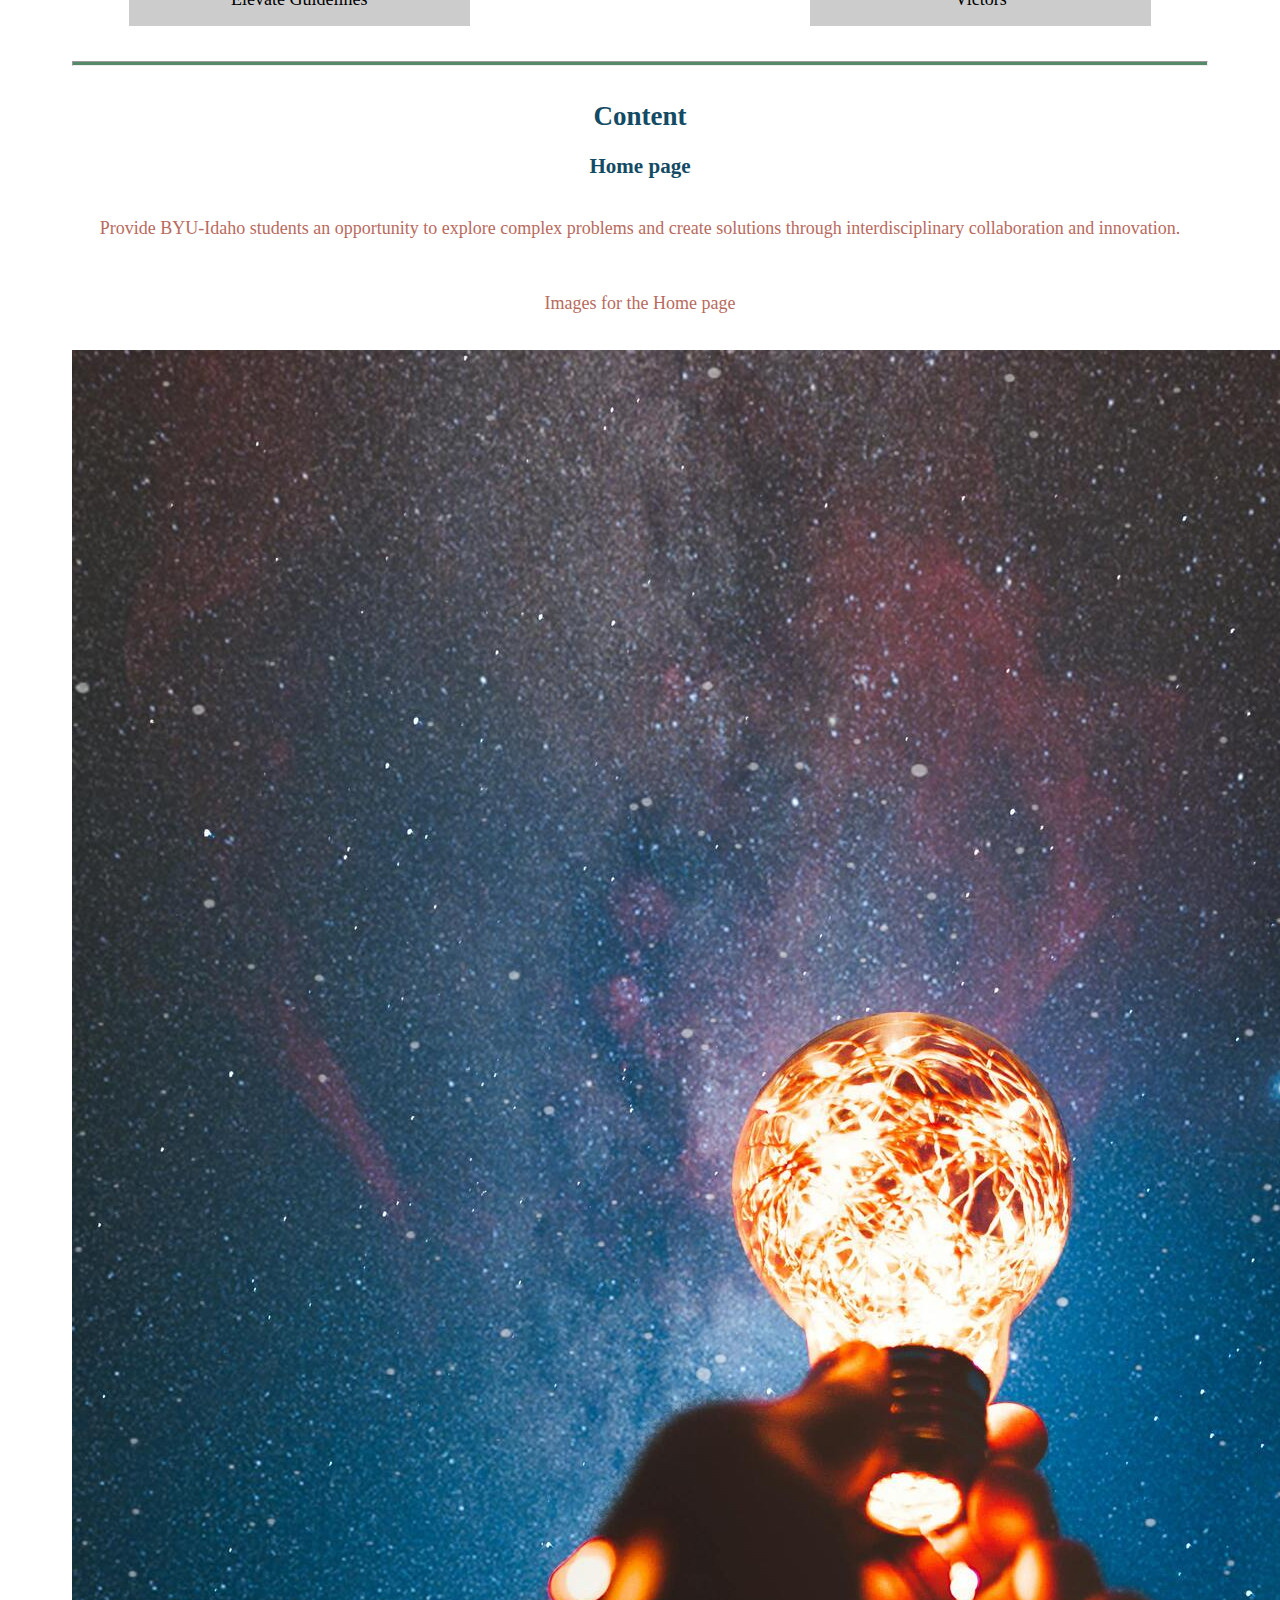
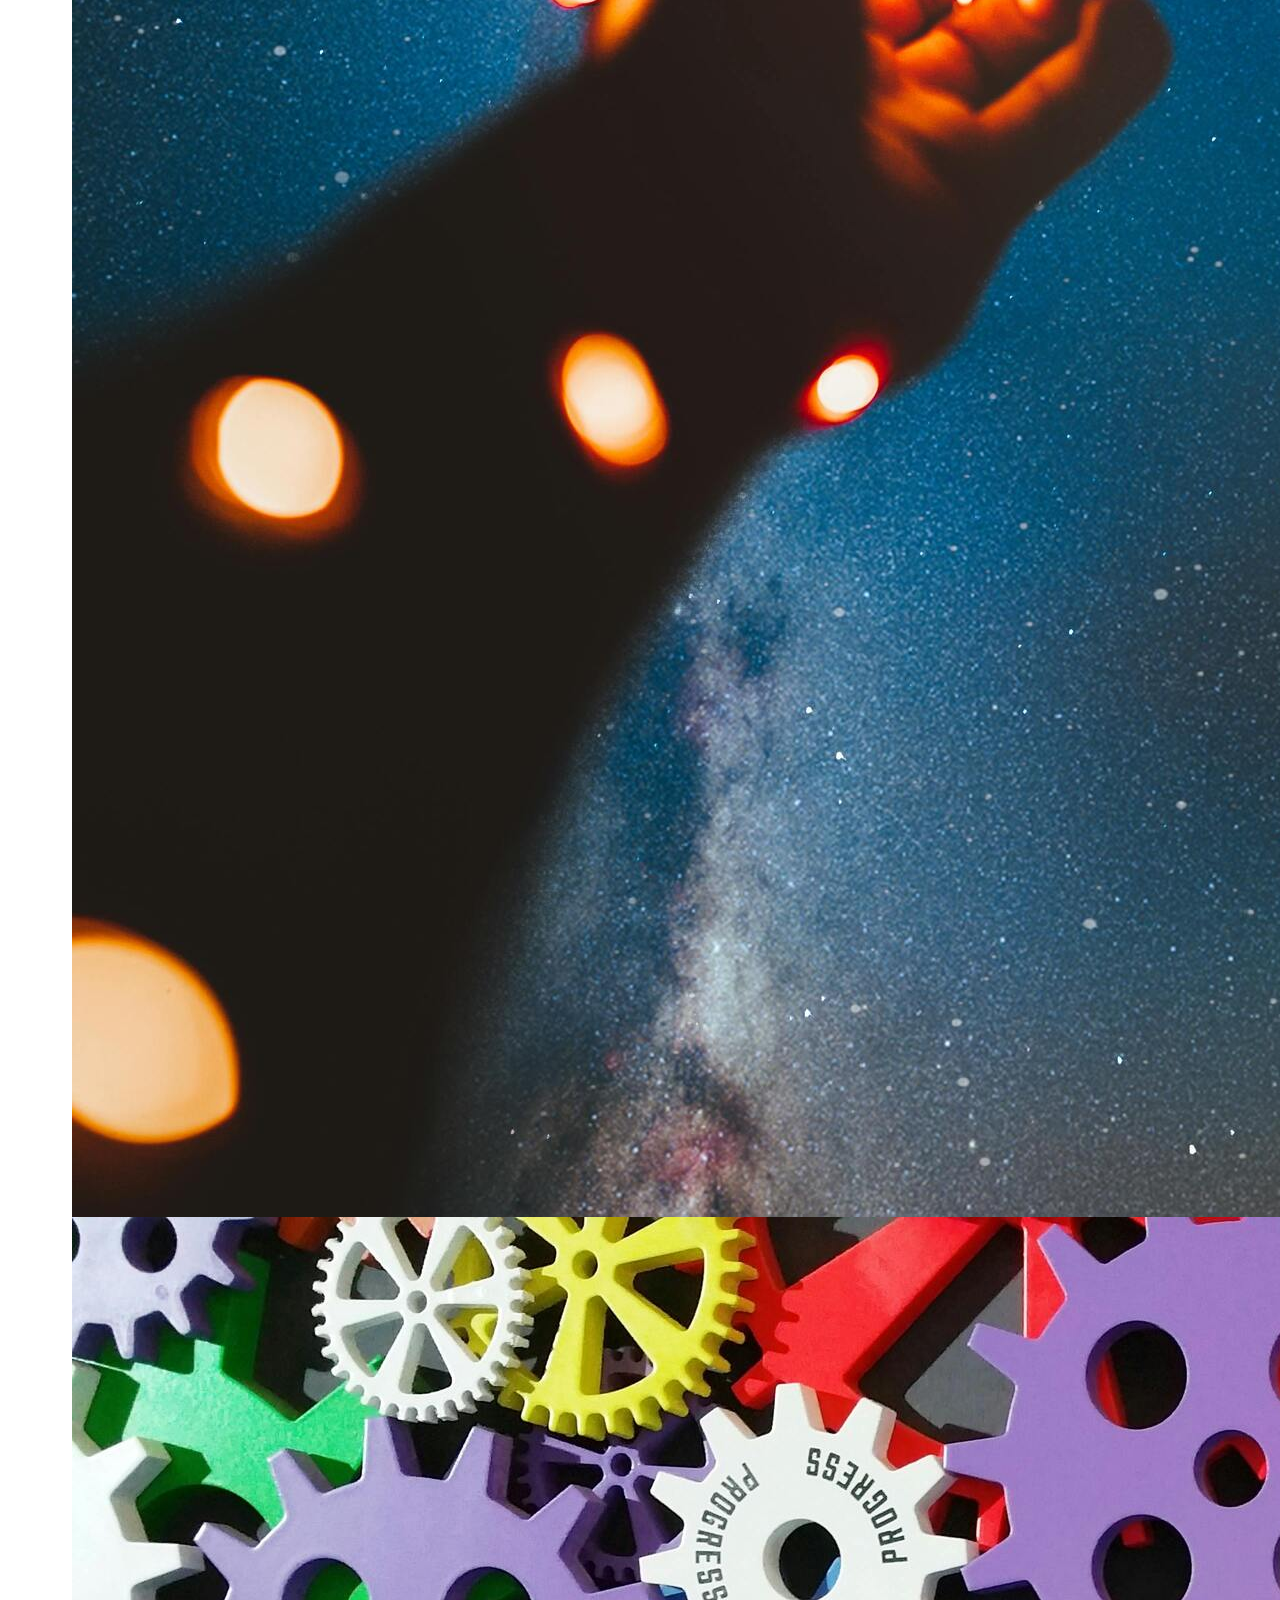
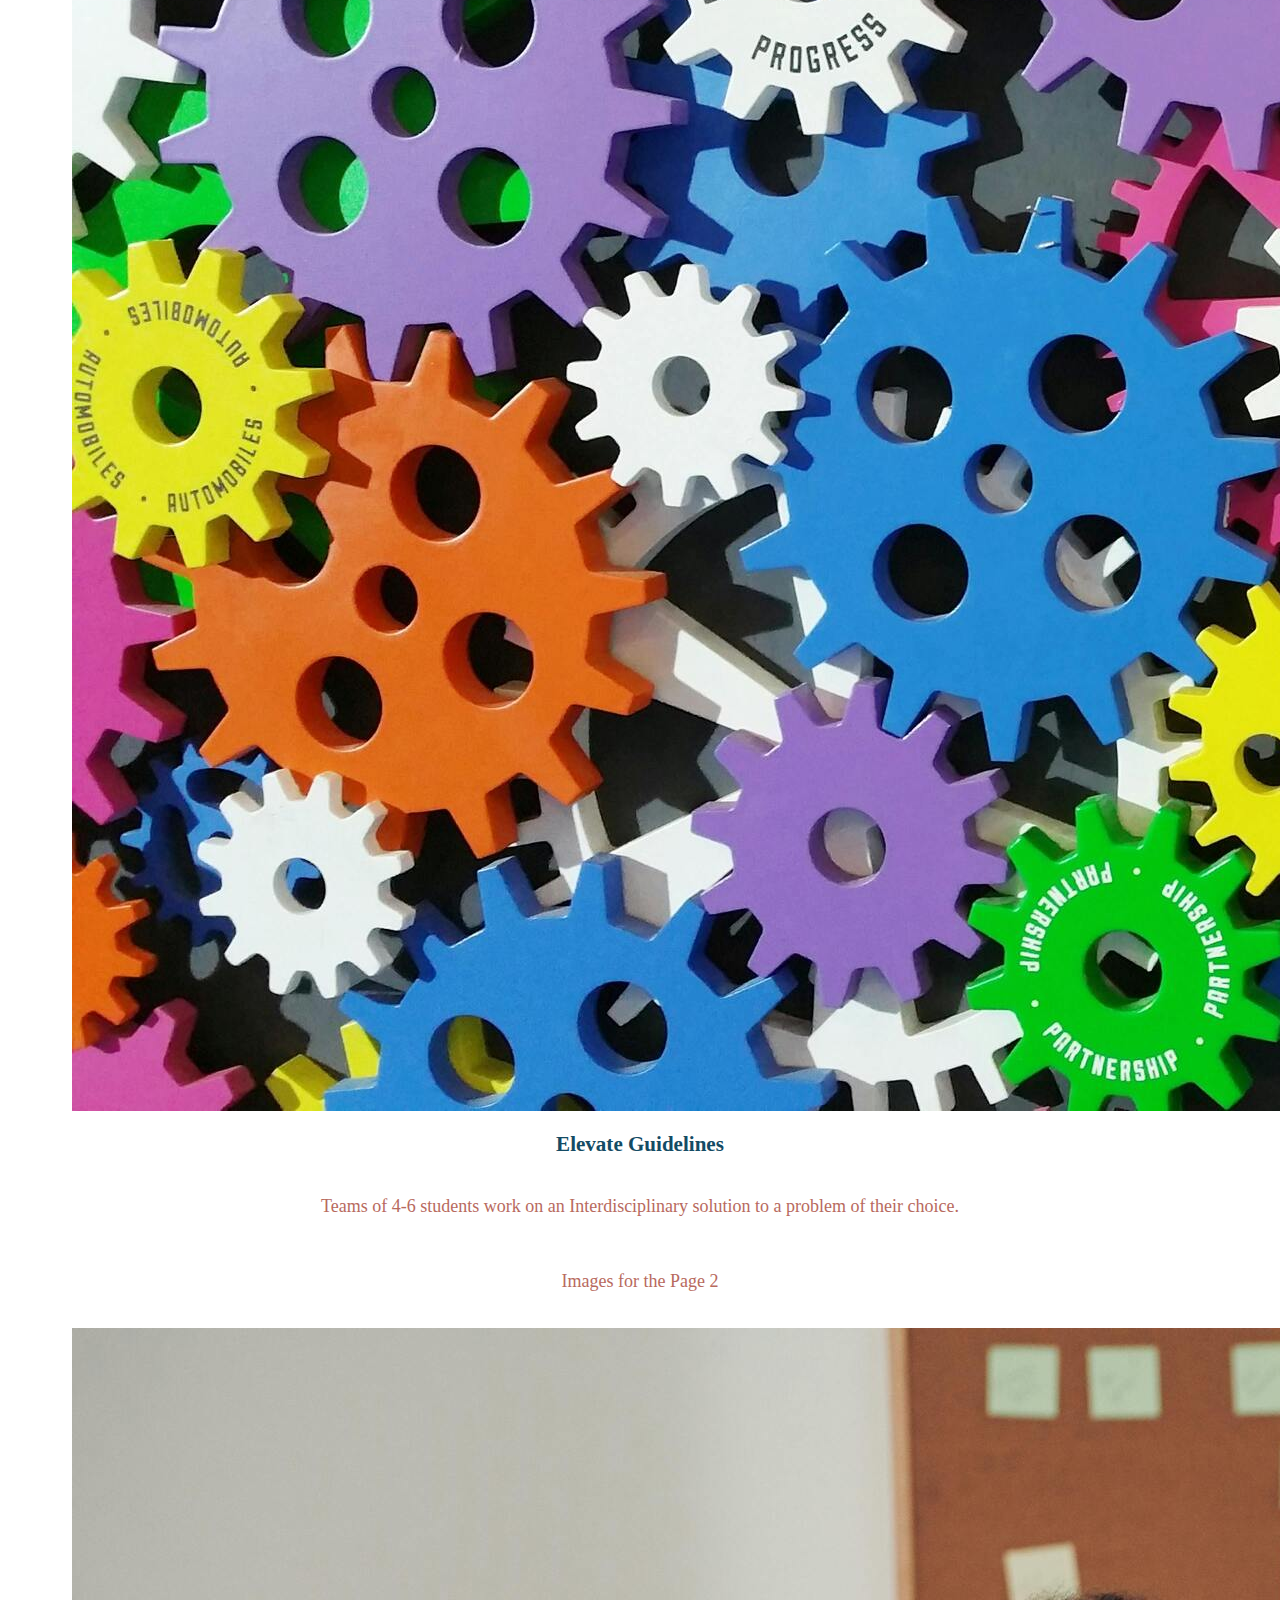
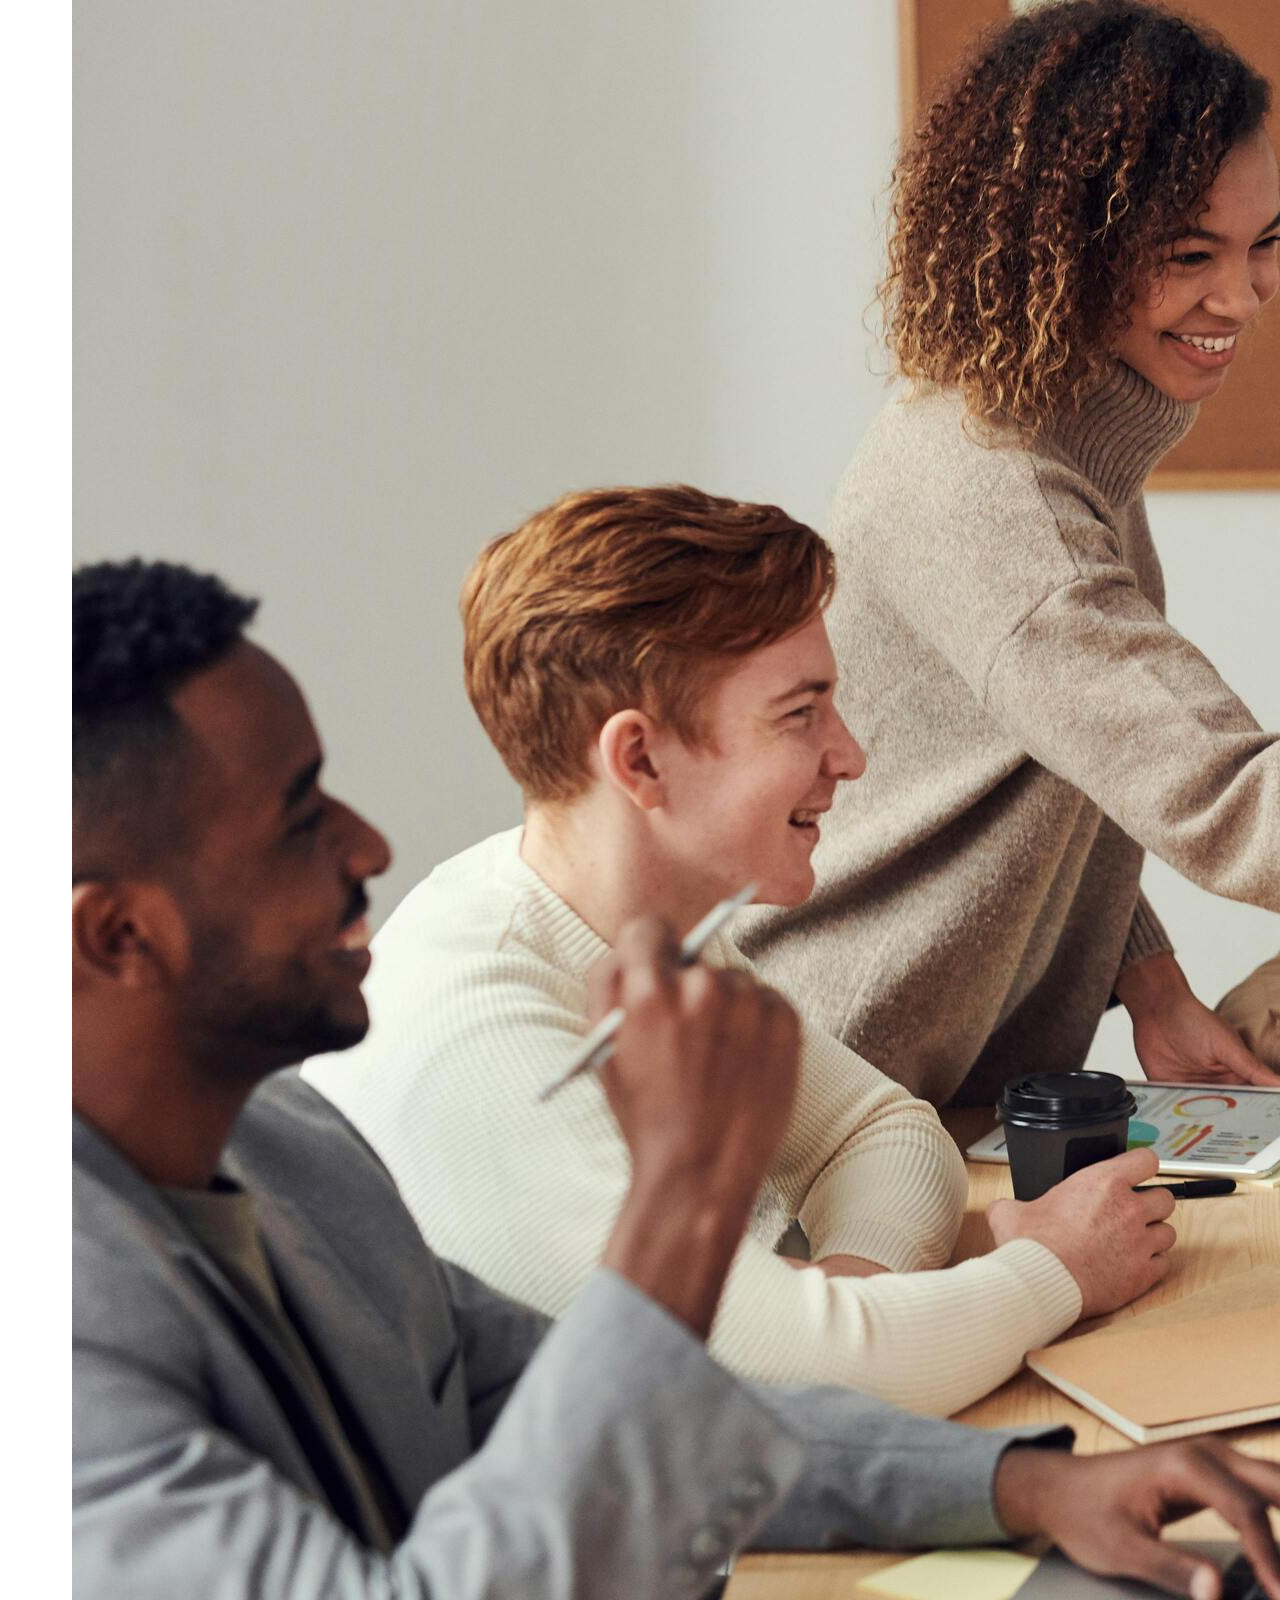
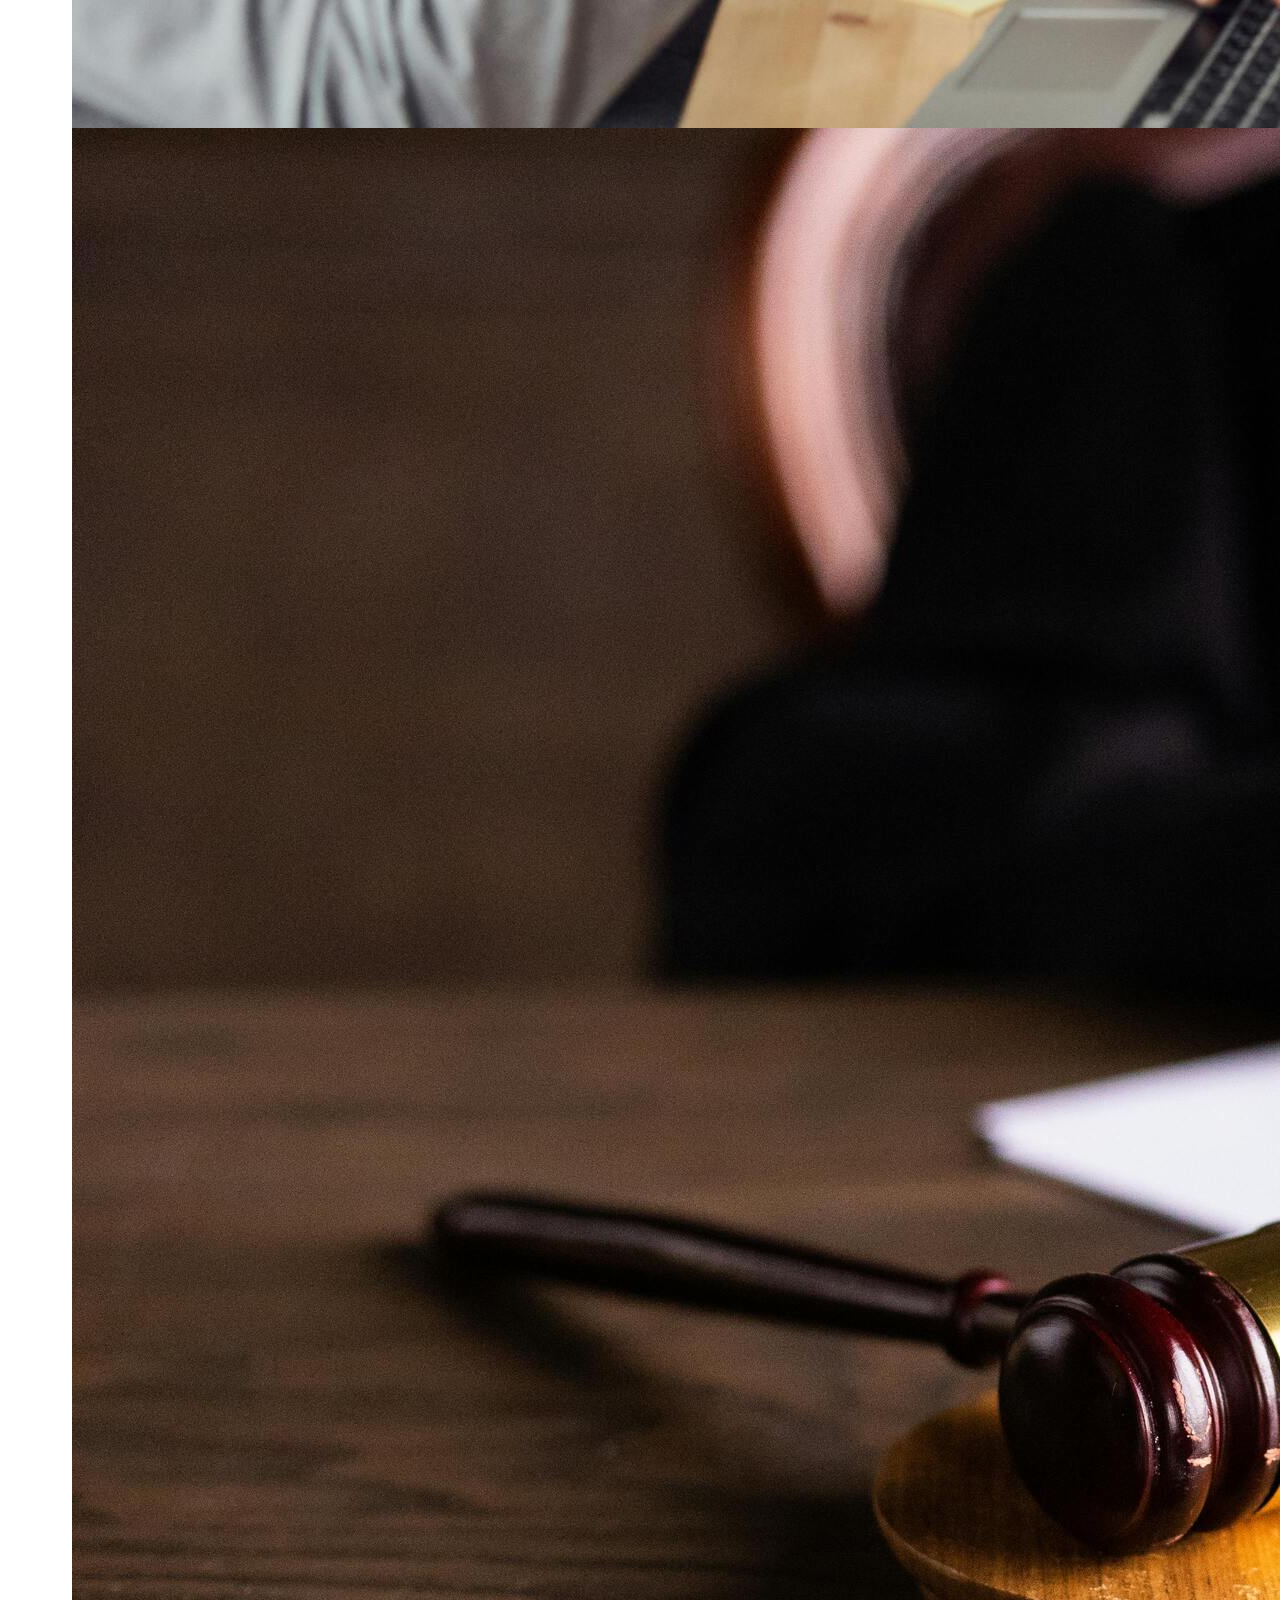
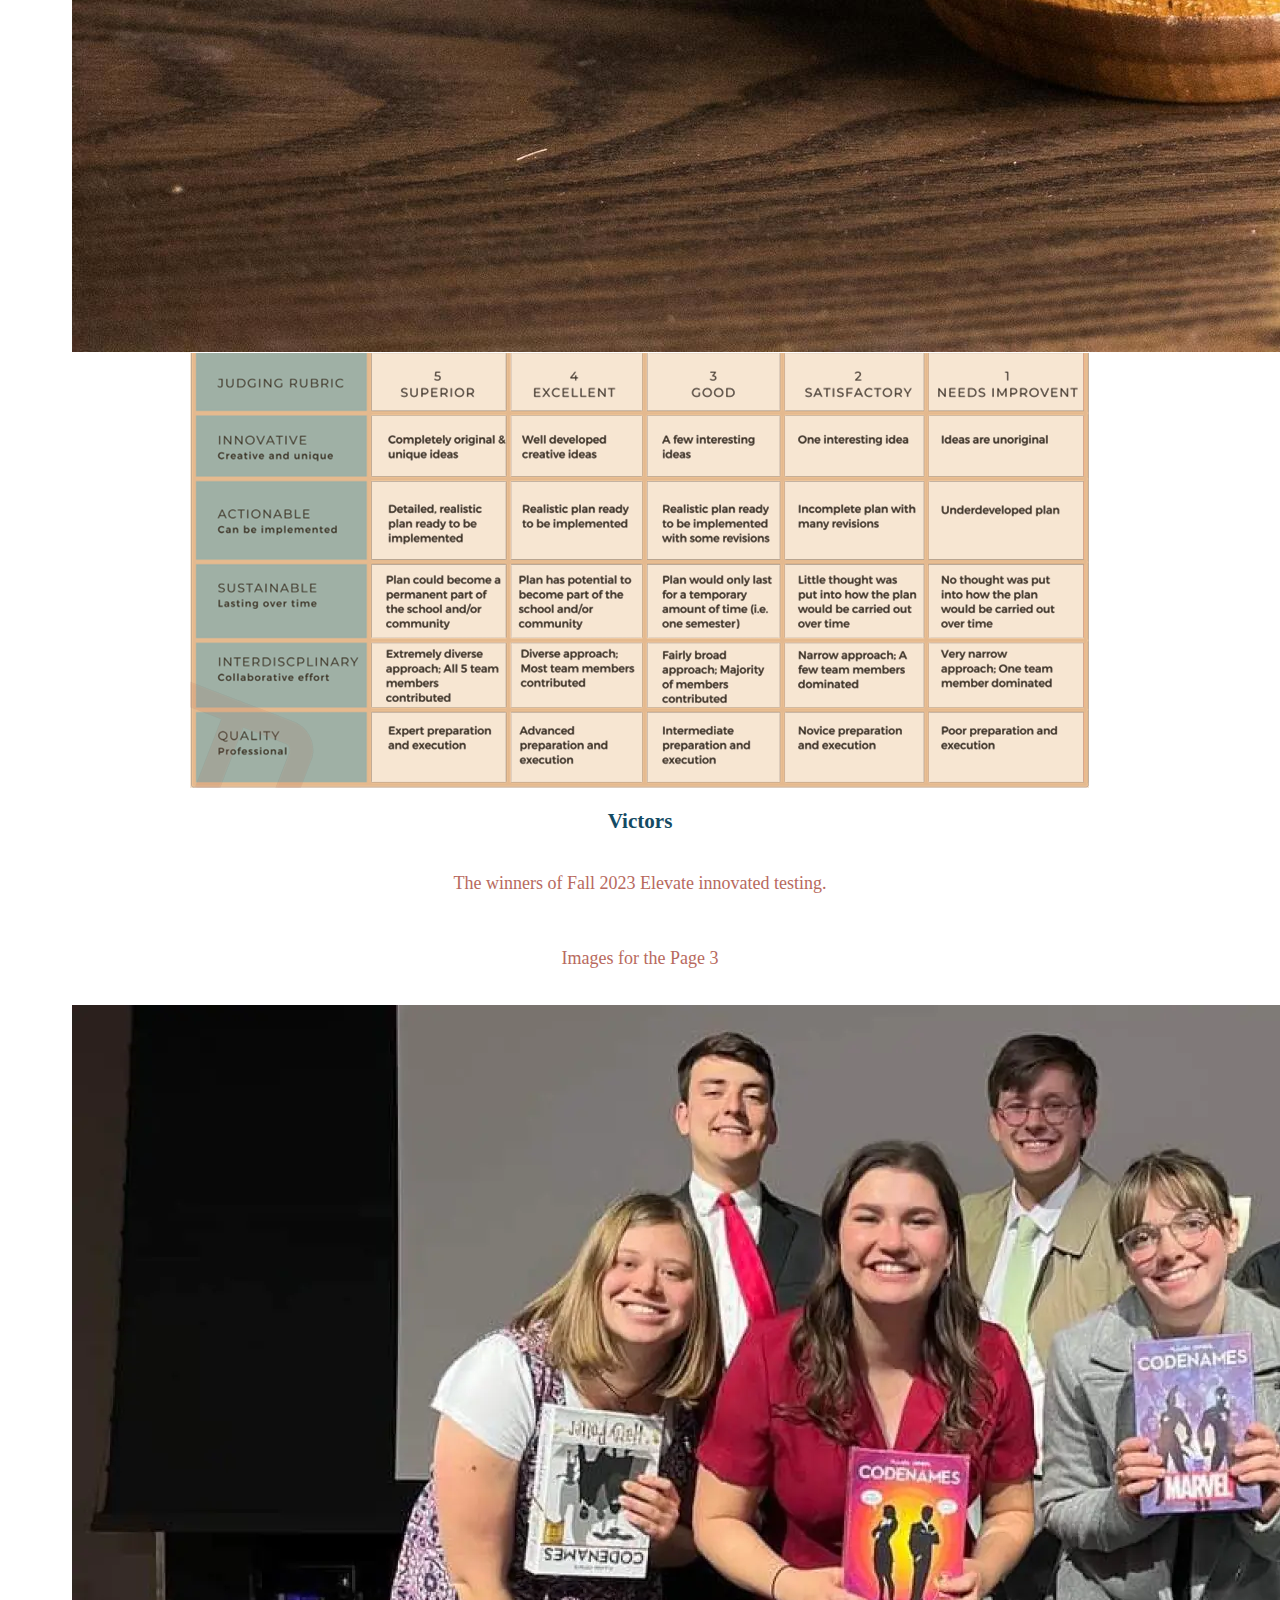
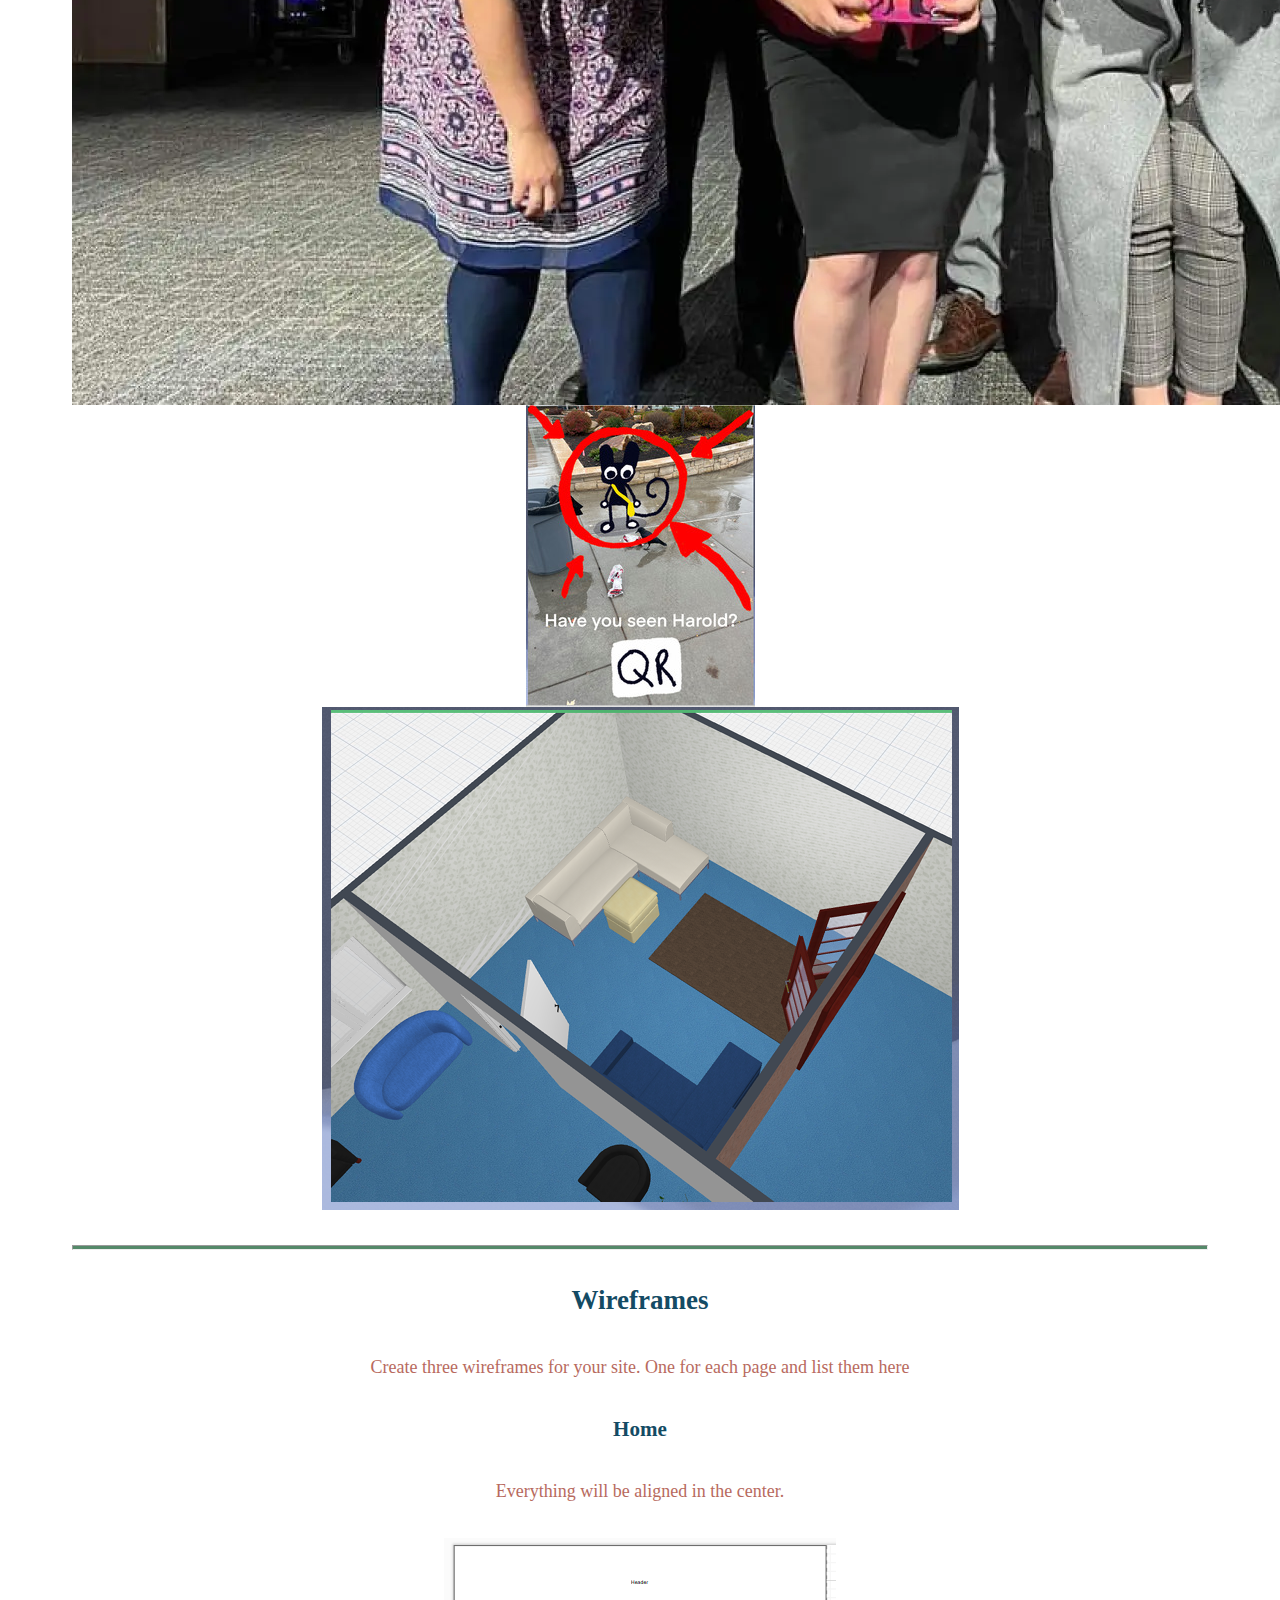
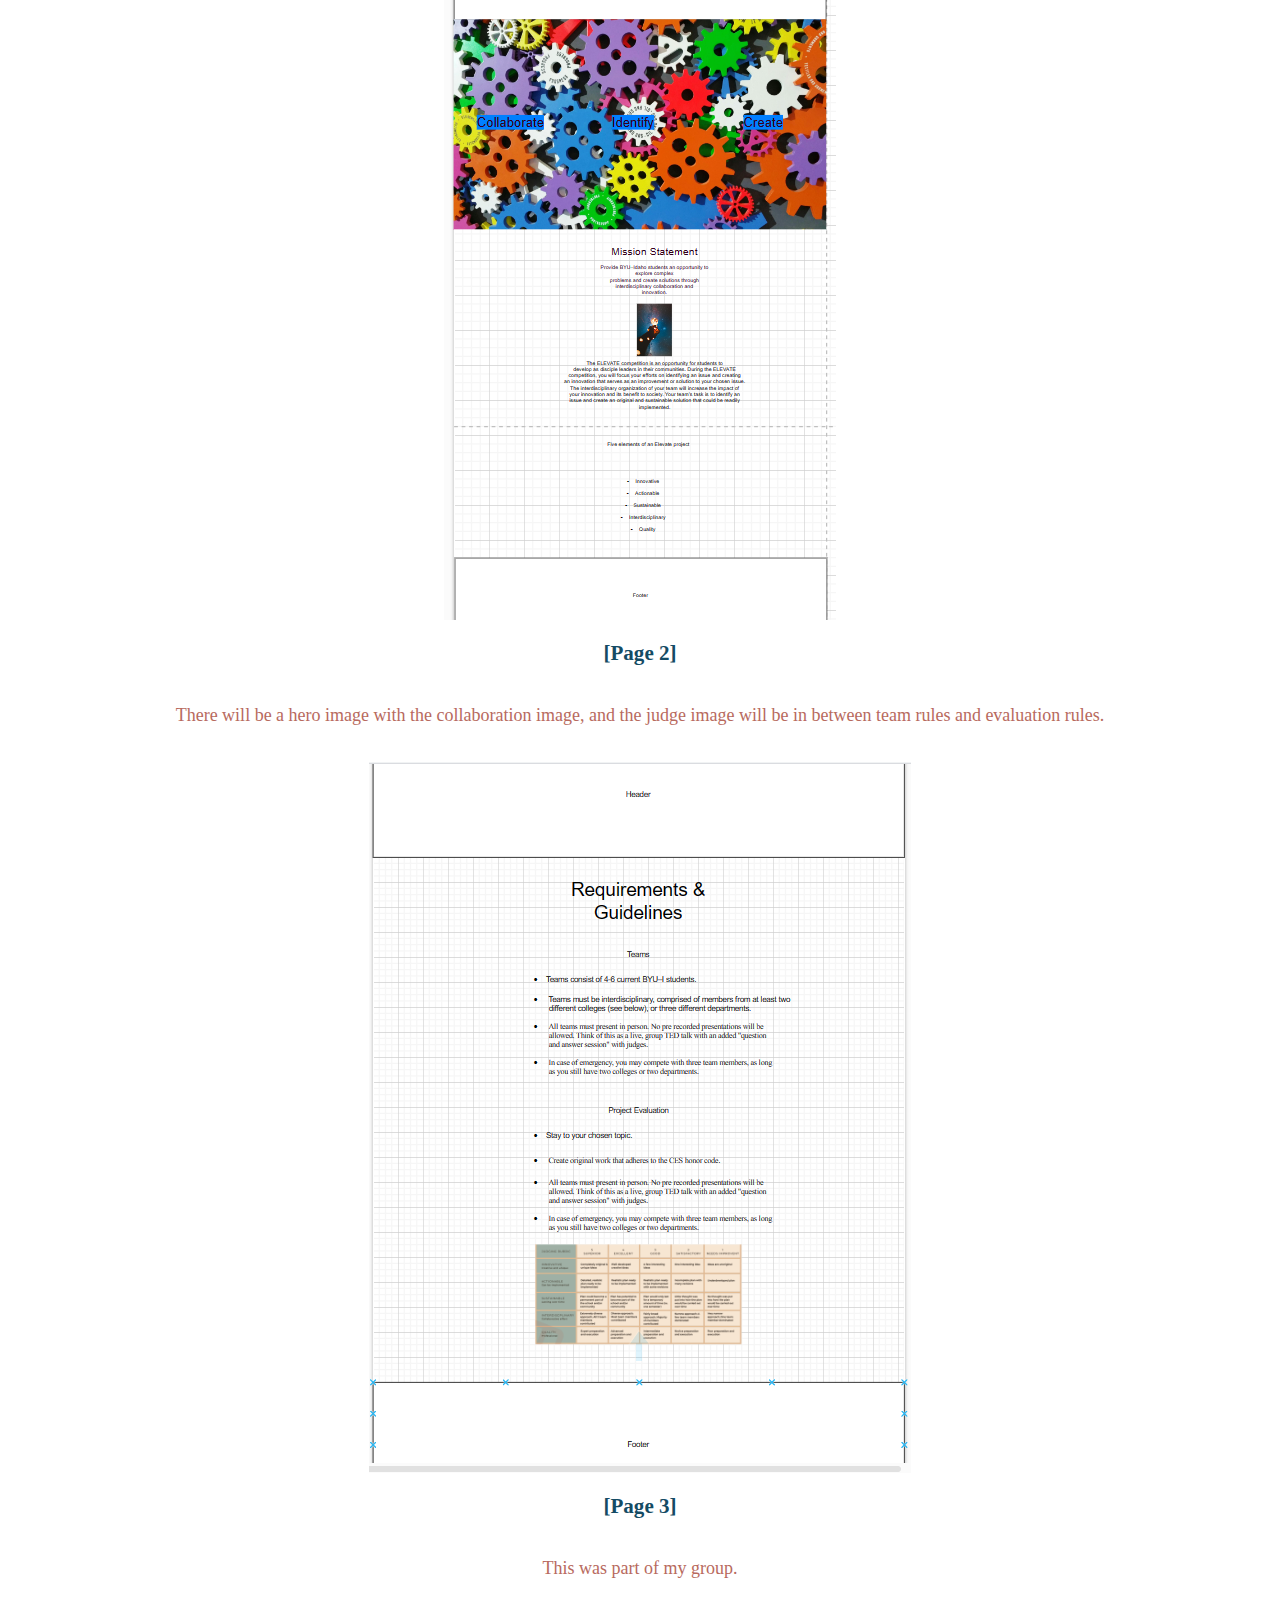
<file: elevate/site-plan.html>
<!DOCTYPE html>
<html lang="en-us">
    
  <head>
    <meta charset="utf-8">
    <title>Site Plan</title>
    <link type="text/css" rel="stylesheet" href="styles/site-plan.css">
  </head>

  <body>
    <header>
      <h1>elevateinfo Site Plan</h1>
      <h2>Shaun Vann</h2>
      <h2>WDD 130-07</h2>
      <!-- In the header above, add the name or your site, your name and class number. For example if you are in section 3 you would put WDD 130.03 -->
    </header>
    <main>

      <!-- ------------------------Steps 2-3------------------------------ -->
      <hr>
      <h2>Overview</h2>
      <h3>Purpose</h3>
      <p>My website will provide information about BYU-Idaho’s Elevate projects for Interdisciplinary students. It will provide information about the event and the projects.</p>  <!-- change this -->


      <h3>Audience</h3>
      <p>This site is directed towards Interdisciplinary students and students who want to make a difference.</p>  <!-- change this -->

      <hr>
      <h2>Branding</h2>
      <h3>Website Logo</h3>
      <!-- Replace this with some sort of logo for your site.  A logo can be as simple as the name of your site in a nice font :) -->
      <img src="images/elevate_logo.png" alt="Elevate logo">
      <hr>
      <h2>
        Style Guide
      </h2>

      <!-- ------------------------Steps 4-8------------------------------ -->

      <h3>
        Color Palette
      </h3>
      <!--  The colors you choose for a website are one of the most important decisions you will make. Follow the instructions on the activity in iLearn. You should have at least 2 colors but do not have to fill in all 4 if you do not need them.  -->

      <table class="colors">
        <tr><th>Primary</th><th>Secondary</th><th>Accent 1</th><th>Accent 2</th></tr>
        <!-- Switch to the site-plan.css file and change your colors there. -->
        <tr><td class="primary"></td><td class="secondary"></td><td class="accent1"></td><td class="accent2"></td></tr>
      </table>

      <!-- ------------------------Step 9------------------------------ -->

      <h3>
        Typography
      </h3>
      <!-- Choose a font for your paragraphs (body copy) and headlines. What font(s) have you chosen? Why did you choose what you did?  Make sure to review the list of web safe fonts at W3Schools.org as a starting point.  Think also about which of your colors above you might use for background and font colors. -->

      <h4>
        Heading Font: Times New Roman  <!-- change this -->
      </h4>
      <h4>
        Paragraph Font: Cambria  <!-- change this -->
      </h4>
      <h3>
        Normal paragraph example
      </h3>
      <p>
        Lorem ipsum dolor sit amet, consectetur adipiscing elit, sed do eiusmod tempor incididunt ut labore et dolore magna aliqua. Ut enim ad minim veniam, quis nostrud exercitation ullamco laboris nisi ut aliquip ex ea commodo consequat. Duis aute irure dolor in reprehenderit in voluptate velit esse cillum dolore eu fugiat nulla pariatur. Excepteur sint occaecat cupidatat non proident, sunt in culpa qui officia deserunt mollit anim id est laborum.
      </p>
      <h3>
        Colored paragraph example
      </h3>
      <p class="colored">
        Lorem ipsum dolor sit amet, consectetur adipiscing elit, sed do eiusmod tempor incididunt ut labore et dolore magna aliqua. Ut enim ad minim veniam, quis nostrud exercitation ullamco laboris nisi ut aliquip ex ea commodo consequat. 
      </p>

      <!-- ------------------------Step 10------------------------------ -->

      <h3>
        Navigation
      </h3>
      <!-- Think about how you want your navigation bar to look. In the site-plan.css file change the colors to your colors to get the look you desire. --> 
      <nav>
        <a href="#">Home</a>
        <a href="#">Elevate Guidelines</a>
        <a href="#">Victors</a>
      </nav>
      <hr>
      <h2>
        Site Map
      </h2>
      <div class="sitemap">
        <div class="sm-home">
          Home
        </div>
        <div class="sm-page2">
          Elevate Guidelines <!-- change this -->
        </div>
        <div class="sm-page3">
          Victors  <!-- change this -->
        </div>

        <div class="top">
          &nbsp;
        </div>
        <div class="left">
          &nbsp;
        </div>
        <div class="right">
          &nbsp;
        </div>

      </div>

      <!-- --------Content Section -------------- -->
      <hr>
      <h2>
        Content
      </h2>
      <h3>Home page</h3>
      <p>
        Provide BYU-Idaho students an opportunity to explore complex problems and create solutions through interdisciplinary collaboration and innovation.
      </p>
      <p>Images for the Home page</p>
        <img src="images/lightbulb.jpg" alt="lightbulb to signify ideas">
        <img src="images/innovation.jpg" alt="innovation in the form of clockwork">

      </ul>
      <h3>Elevate Guidelines</h3>
      <p>
        Teams of 4-6 students work on an Interdisciplinary solution to a problem of their choice.
      </p>
      <p>Images for the Page 2</p>
        <img src="images/collaboration.jpg" alt="team collaborating">
        <img src="images/judge.jpg" alt="judge">
        <img src="images/rubric.png" alt="rubric">

      </ul>
      <h3>Victors</h3>
      <p>
        The winners of Fall 2023 Elevate innovated testing.
      </p>
      <p>Images for the Page 3</p>
        <img src="images/2023_winning_team.jpg" alt="the winning team of 2023">
        <img src="images/harold.jpg" alt="Harold the cat">
        <img src="images/pretest_room.png" alt="Pretest room">

      </ul>
      <hr>
      <h2>
        Wireframes
      </h2>
      <p>
        Create three wireframes for your site. One for each page and list them here</p>

      <h3>Home</h3>
      <p>         
        Everything will be aligned in the center.
      </p>
      <img src="images/home_wireframe.png" alt="home page wireframe">

      <h3>[Page 2]</h3>
      <p>         
        There will be a hero image with the collaboration image, and the judge image will be in between team rules and evaluation rules.
      </p>
      <img src="images/guidelines_wireframe.png" alt="page 2 wireframe">

      <h3>[Page 3]</h3>
      <p>         
        This was part of my group.
      </p>
      <img src="images/victors_wireframe.png" alt="page 3 wireframe">
    </main>
  </body>

</html>
</file>
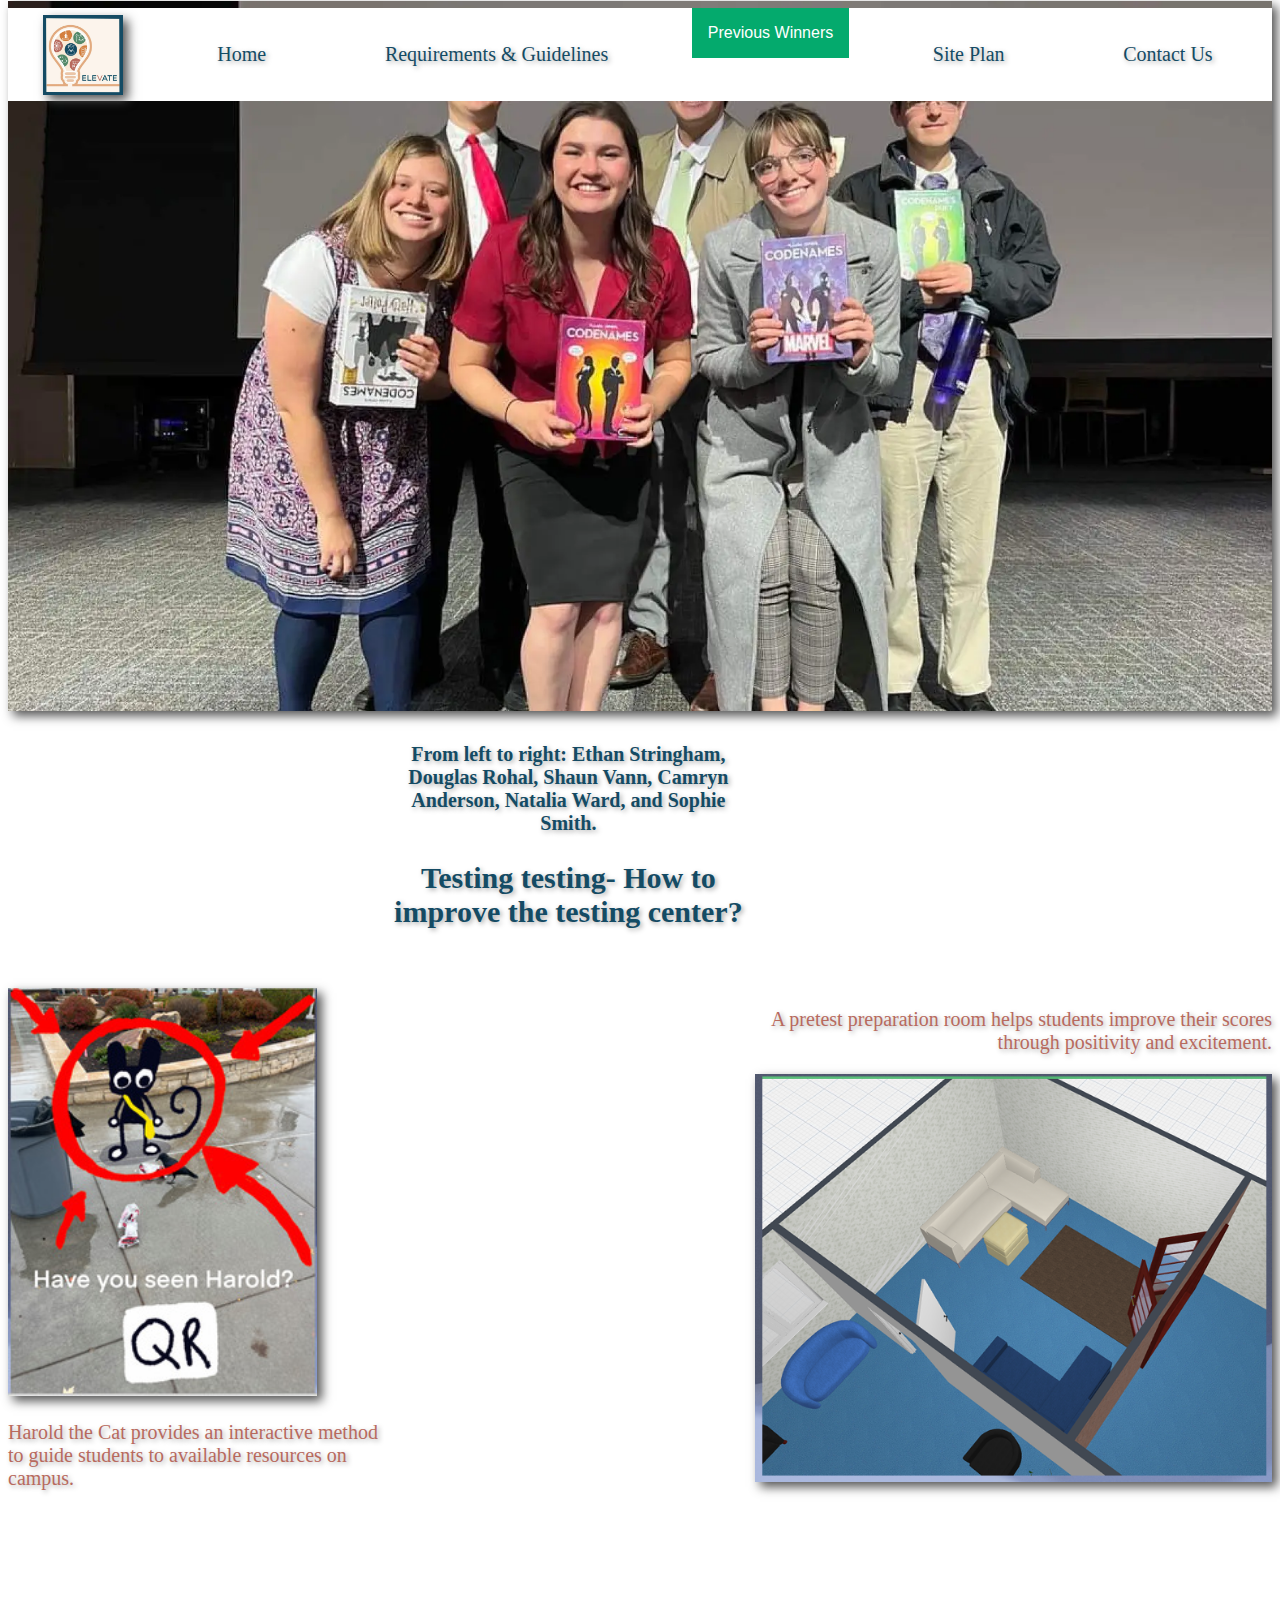
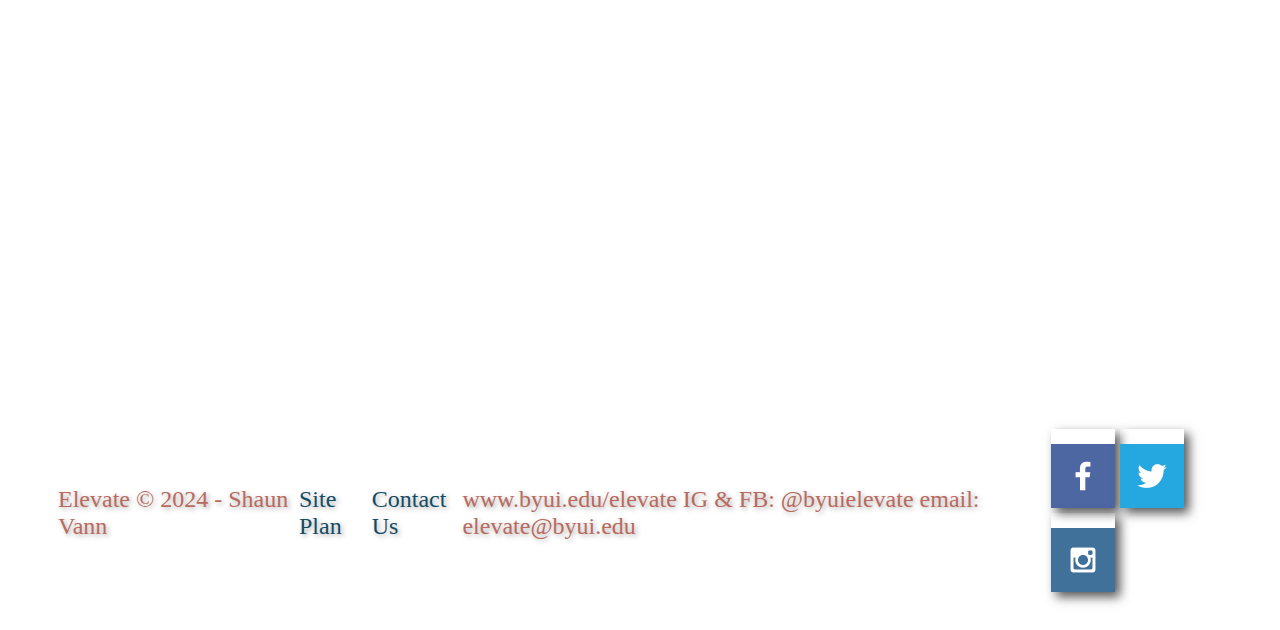
<file: elevate/victors.html>
<!DOCTYPE html>
<html lang="en">
<head>
    <meta charset="UTF-8">
    <meta name="viewport" content="width=device-width, initial-scale=1.0">
    <title>Elevate Competition | BYU-Idaho | Home</title>
    <link rel="stylesheet" href="styles/style.css">
</head>
<body>
    <div id="content">
        <header>
            <a href="index.html" id="logo_link">
                <img class="logo" src="images/elevate_logo.png" alt="Elevate logo">
            </a>
            <nav>
                <a href="index.html">Home</a>
                <a href="guidelines.html">Requirements & Guidelines</a>
                <div class="dropdown">
                    <button class="dropbtn">Previous Winners</button>
                    <div class="dropdown-content">
                        <a href="victors.html">Fall 2023</a>
                    </div>
                </div>
                <a href="site-plan.html">Site Plan</a>
                <a href="contactus.html">Contact Us</a>
            </nav>
        </header>
        <div id="hero">
            <div id="hero-box">
                <img id="hero-img" src="images/2023_winning_team.jpg" alt="Winning team of Fall 2023">
            </div>
        </div>
        <main class="victors-grid">
            <section class="testing_msg">
                <h4>From left to right: Ethan Stringham, Douglas Rohal, Shaun Vann, Camryn Anderson, Natalia Ward, and Sophie Smith.</h4>
                <h2>
                    Testing testing- How to improve the testing center?
                </h2>
            </section>
            <section class="cat">
                <img src="images/harold.jpg" alt="Harold the cat" id="hcat">
                <p>
                    Harold the Cat provides an interactive method to guide students to available resources on campus.
                </p>
            </section>
            <section class="test_prep">
                <p>
                    A pretest preparation room helps students improve their scores through positivity and excitement.
                </p>
                <img src="images/pretest_room.png" alt="Pretest room" id="pretesting">
            </section>
        </main>
        <footer>
            <p>Elevate &copy; 2024 - Shaun Vann</p>
            <p><a href="site-plan.html">Site Plan</a></p>
            <p><a href="contactus.html">Contact Us</a></p>
            <p>www.byui.edu/elevate IG & FB: @byuielevate email: elevate@byui.edu</p>
            <div class="social">
                <a href="https://facebook.com">
                    <img src="images/facebook.png" alt="fb icon">
                </a>
                <a href="https://twitter.com">
                    <img src="images/twitter.png" alt="twitter icon">
                </a>
                <a href="https://instagram.com">
                    <img src="images/instagram.png" alt="instagram icon">
                </a>
            </div>
        </footer>
    </div>
</body>
</html>
</file>
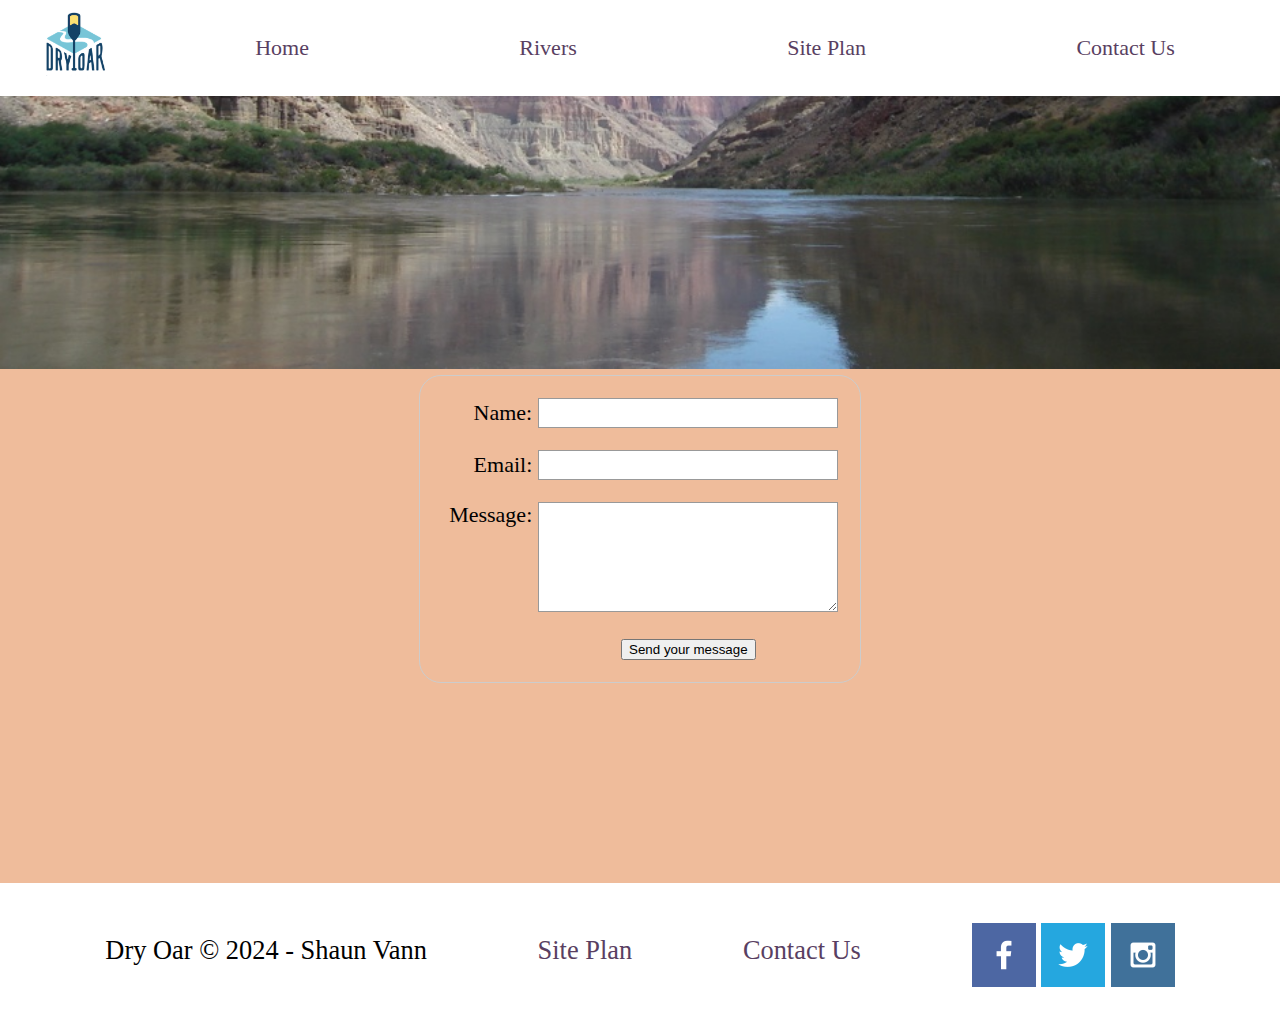
<file: wwr/contactus.html>
<!DOCTYPE html>
<html lang="en">
<head>
    <meta charset="UTF-8">
    <meta name="viewport" content="width=device-width, initial-scale=1.0">
    <title>Whitewater Rafting Vacations | Dry Oar Boating | Rivers</title>
    <link rel="stylesheet" href="styles/style.css">
    <style>
        body {
            text-align: center;
        }
        form {
            display: inline-block;
            padding: 1em;
            border: 1px solid #ccc;
            border-radius: 1em;
        }
        ul {
            list-style: none;
            padding: 0;
            margin: 0;
        }
        form li + li {
            margin-top: 1em;
        }
        label {
            display: inline-block;
            min-width: 90px;
            text-align: right;
        }
        input, textarea {
            font: 1em sans-serif;
            width: 300px;
            box-sizing: border-box;
            border: 1px solid #999;
        }
        input:focus, textarea:focus {
            border-color: #000;
        }
        textarea {
            vertical-align: top;
            height: 5em;
        }
        .button {
            padding-left: 90px; /* same size as the label elements */
        }
        button {
            margin-left: 0.5em;
        }
        #feedback {
            background-color: antiquewhite;
            position: absolute;
            top: 0;
            left: 0;
            right: 0;
            padding: .5em;
            display: none;      
        }
        .moveDown {
            margin-top: 3em;
        }
    </style>
</head>
<body>
    <div id="content">
        <header>
            <a href="index.html" id="logo_link">
                <img class="logo" src="images/logo.png" alt="Dry Oar Logo">
            </a>
            <nav>
                <a href="index.html">Home</a>
                <a href="rivers.html">Rivers</a>
                <a href="site-plan-rafting.html">Site Plan</a>
                <a href="contactus.html">Contact Us</a>
            </nav>
        </header>
        <div id="hero">
            <div id="hero-box">
                <img id="hero-img" src="images/wide_river.jpg" alt="Big river">
            </div>
        </div>
        <main>
            <div id="feedback"></div>
            <form action="/my-handling-form-page" method="post">
                <ul>
                    <li>
                      <label for="name">Name:</label>
                      <input type="text" id="name" name="user_name" />
                    </li>
                    <li>
                      <label for="mail">Email:</label>
                      <input type="email" id="mail" name="user_email" />
                    </li>
                    <li>
                      <label for="msg">Message:</label>
                      <textarea id="msg" name="user_message"></textarea>
                    </li>
                    <li class="button">
                        <button type="submit">Send your message</button>
                    </li>
                  </ul>
            </form>
        </main>
        <footer>
            <p>Dry Oar &copy; 2024 - Shaun Vann</p>
            <p><a href="site-plan-rafting.html">Site Plan</a></p>
            <p><a href="contactus.html">Contact Us</a></p>
            <div class="social">
                <a href="https://facebook.com">
                    <img src="images/facebook.png" alt="fb icon">
                </a>
                <a href="https://twitter.com">
                    <img src="images/twitter.png" alt="twitter icon">
                </a>
                <a href="https://instagram.com">
                    <img src="images/instagram.png" alt="instagram icon">
                </a>
            </div>
        </footer>
    </div>
    <script>
        // get the feedback div element so we can do something with it.
        const feedbackElement = document.getElementById('feedback');
        // get the form so we can read what was entered in it.
        const formElement = document.forms[0];
        // add a 'listener' to wait for a submission of our form. When that happens run the code below.
        formElement.addEventListener('submit', function(e) {
            // stop the form from doing the default action.
            e.preventDefault();
            // set the contents of our feedback element to a message letting the user know the form was submitted successfully. Notice that we pull the name that was entered in the form to personalize the message!
            feedbackElement.innerHTML = 'Hello '+ formElement.user_name.value +'! Thank you for your message. We will get back with you as soon as possible!';
            // make the feedback element visible.
            feedbackElement.style.display = "block";
            // add a class to move everything down so our message doesn't cover it.
            document.body.classList.toggle('moveDown');
        });
    </script>
</body>
</html>
</file>
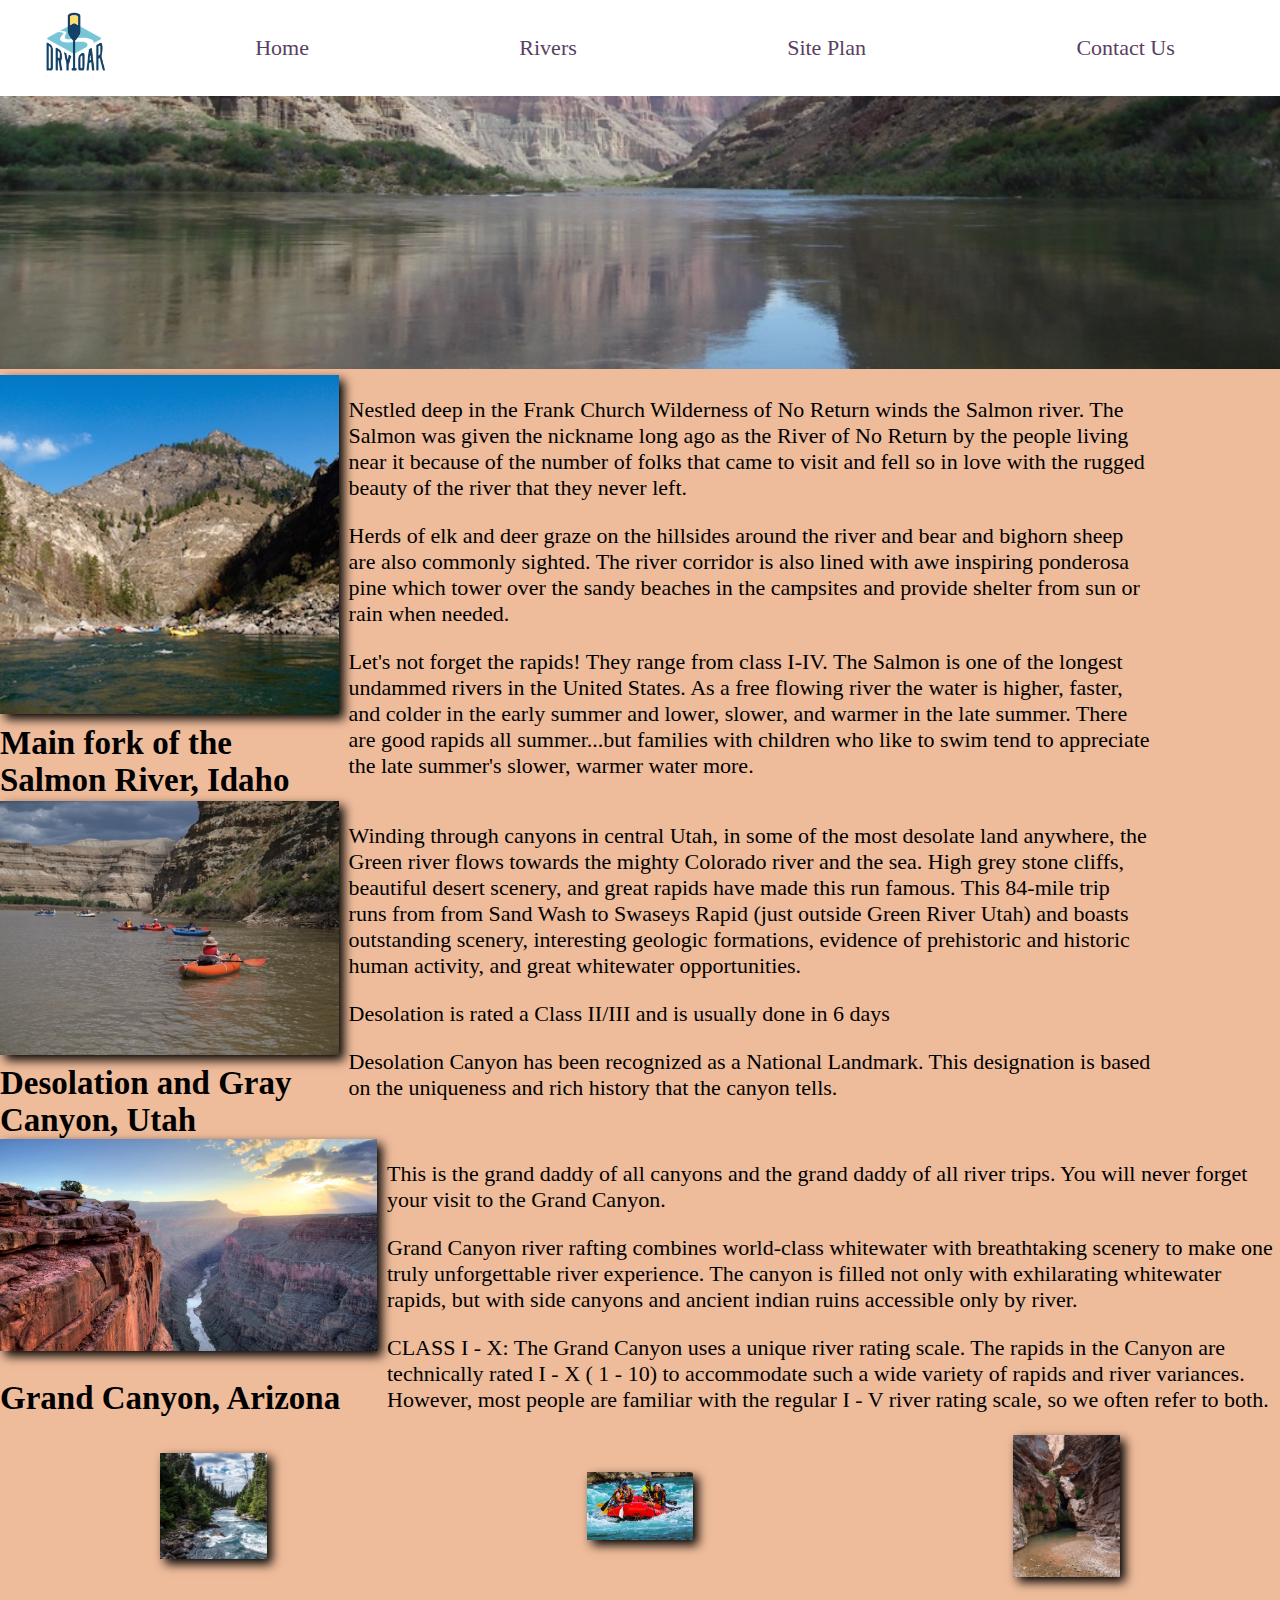
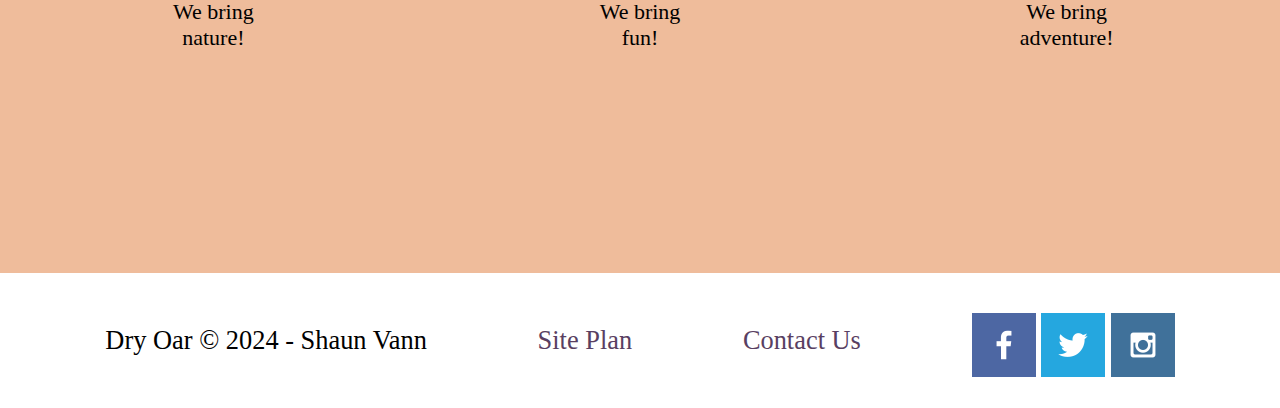
<file: wwr/rivers.html>
<!DOCTYPE html>
<html lang="en">
<head>
    <meta charset="UTF-8">
    <meta name="viewport" content="width=device-width, initial-scale=1.0">
    <title>Whitewater Rafting Vacations | Dry Oar Boating | Rivers</title>
    <link rel="stylesheet" href="styles/style.css">
</head>
<body>
    <div id="content">
        <header>
            <a href="index.html" id="logo_link">
                <img class="logo" src="images/logo.png" alt="Dry Oar Logo">
            </a>
            <nav>
                <a href="index.html">Home</a>
                <a href="rivers.html">Rivers</a>
                <a href="site-plan-rafting.html">Site Plan</a>
                <a href="contactus.html">Contact Us</a>
            </nav>
        </header>
        <div id="hero">
            <div id="hero-box">
                <img id="hero-img" src="images/wide_river.jpg" alt="Big river">
            </div>
        </div>
        <main class="rivers-grid">
            <section class="salmon-card">
                <img class="card2-img" id="salmon" src="images/salmon_canyon.jpg" alt="Salmon Canyon">
                <h2 class="salmon-title">Main fork of the Salmon River, Idaho</h2>
                <div class="salmon-text">
                    <p>Nestled deep in the Frank Church Wilderness of No Return winds the Salmon river. The Salmon was given the nickname long ago as the River of No Return by the people living near it because of the number of folks that came to visit and fell so in love with the rugged beauty of the river that they never left.</p>
                    <p>Herds of elk and deer graze on the hillsides around the river and bear and bighorn sheep are also commonly sighted. The river corridor is also lined with awe inspiring ponderosa pine which tower over the sandy beaches in the campsites and provide shelter from sun or rain when needed.</p>
                    <p>Let's not forget the rapids! They range from class I-IV. The Salmon is one of the longest undammed rivers in the United States. As a free flowing river the water is higher, faster, and colder in the early summer and lower, slower, and warmer in the late summer. There are good rapids all summer...but families with children who like to swim tend to appreciate the late summer's slower, warmer water more.</p>
                </div>
            </section>
            <section class="desolation-card">
                <img class="card2-img" id="desolation" src="images/desolation_canyon.jpg" alt="Desolation Canyon">
                <h2 class="desolation-title">Desolation and Gray Canyon, Utah</h2>
                <div class="desolation-text">
                    <p>Winding through canyons in central Utah, in some of the most desolate land anywhere, the Green river flows towards the mighty Colorado river and the sea. High grey stone cliffs, beautiful desert scenery, and great rapids have made this run famous. This 84-mile trip runs from from Sand Wash to Swaseys Rapid (just outside Green River Utah) and boasts outstanding scenery, interesting geologic formations, evidence of prehistoric and historic human activity, and great whitewater opportunities.</p>
                    <p>Desolation is rated a Class II/III and is usually done in 6 days</p>
                    <p>Desolation Canyon has been recognized as a National Landmark.  This designation is based on the uniqueness and rich history that the canyon tells.</p>
                </div>
            </section>
            <section class="grand-card">
                <img class="card2-img" id="grand" src="images/grand_canyon.jpeg" alt="Grand Canyon">
                <h2 class="grand-title">Grand Canyon, Arizona</h2>
                <div class="grand-text">
                    <p>This is the grand daddy of all canyons and the grand daddy of all river trips. You will never forget your visit to the Grand Canyon.</p>
                    <p>Grand Canyon river rafting combines world-class whitewater with breathtaking scenery to make one truly unforgettable river experience. The canyon is filled not only with exhilarating whitewater rapids, but with side canyons and ancient indian ruins accessible only by river.</p>
                    <p>CLASS I - X: The Grand Canyon uses a unique river rating scale. The rapids in the Canyon are technically rated I - X ( 1 - 10) to accommodate such a wide variety of rapids and river variances. However, most people are familiar with the regular I - V river rating scale, so we often refer to both.</p>
                </div>
            </section>
            <section class="adertise-card">
                <img class="card2-img" id="river-card" src="images/rivers.jpg" alt="fun river">
                <p id="river-card-text">We bring nature!</p>
                <img class="card2-img" id="fun-card" src="images/wwr_fun.jpg" alt="people whitewater rafting">
                <p id="fun-card-text">We bring fun!</p>
                <img class="card2-img" id="chasm-card" src="images/elves_chasm.jpg" alt="adventurous chasm">
                <p id="chasm-card-text">We bring adventure!</p>
            </section>
        </main>
        <footer>
            <p>Dry Oar &copy; 2024 - Shaun Vann</p>
            <p><a href="site-plan-rafting.html">Site Plan</a></p>
            <p><a href="contactus.html">Contact Us</a></p>
            <div class="social">
                <a href="https://facebook.com">
                    <img src="images/facebook.png" alt="fb icon">
                </a>
                <a href="https://twitter.com">
                    <img src="images/twitter.png" alt="twitter icon">
                </a>
                <a href="https://instagram.com">
                    <img src="images/instagram.png" alt="instagram icon">
                </a>
            </div>
        </footer>
    </div>
</body>
</html>
</file>
<file: elevate/styles/style.css>
div #content{
    max-width: 1600px;
    margin: 0 auto;
}
main section img {
    box-sizing: border-box;
}
header{
    background-color: white;
    font-family: Baskerville, Times New Roman, serif;
    display: grid;
    grid-template-columns: 150px auto;
}
.logo{
    width: 80px;
}
#logo_link{
    padding-top: 5px;
    justify-self: center;
    align-self: center;
}
nav{
    display: flex;
    justify-content: space-around;
    font-family: Baskerville, Times New Roman, serif;
}
nav a{
    text-align: center;
    color: #144B64;
    text-decoration: none;
    padding: 35px;
}
nav a:hover{
    background-color: #E6E5E0;
    color: #DBF0FD;
}
#hero-msg h1, #hero-msg h4{
    text-align: center;
}
#hero-msg{
    display: grid;
    grid-template-columns: 1fr 1fr 1fr;
    grid-column: 2/3;
    grid-row: 1/3;
    margin-top: 100px;
}
#collab_msg{
    grid-column: 1/2;
    grid-row: 3/4;
}
#identify_msg{
    grid-column: 2/3;
    grid-row: 3/4;
}
#create_msg{
    grid-column: 3/4;
    grid-row: 3/4;
}
#hero{
    display: grid;
    grid-template-columns: 1fr 3fr 1fr;
    margin-top: -100px;
}
#hero-box{
    grid-column: 1/4;
    grid-row: 1/3;
    z-index: -1;
}
#hero-img{
    width: 100%;
}
.home-title{
    color: #F9EAD8;
    font-family: Baskerville, Times New Roman, serif;
    font-size: 2em;
    margin-top: 10px;
}
.home-grid{
    display: grid;
    grid-template-columns: repeat(5, 1fr);
    grid-template-rows: 20% 80% 20%;
}
.mission_msg{
    grid-column: 3/4;
    grid-row: 1/2;
    text-align: center;
}
.light_group{
    grid-column: 2/5;
    grid-row: 2/3;
    text-align: center;
}
.light_card{
    width: 50%;
}
.elements_group{
    grid-column: 3/4;
    grid-row: 3/4;
    text-align: center;
}
h1, h2, h4{
    font-family: Baskerville, Times New Roman, serif;
    color: #144B64;
}
p, li{
    font-family: Cambria, Georgia, serif;
    color: #B86A5E;
}
footer{
    background-color: white;
    color: #144B64;
    padding: 25px 50px;
    margin-top: 200px;
    display: flex;
    justify-content: space-around;
    align-items: center;
}
footer p{
    font-size: 1.2em;
}
footer p a:hover {
    text-decoration: underline;
}
footer .social img{
    padding-top: 15px;
}
footer a{
    color: #144B64;
    text-decoration: none;
}
footer a:hover{
    color: #DBF0FD;
    background-color: #E6E5E0;
}
.dropbtn {
    background-color: #04AA6D;
    color: white;
    padding: 16px;
    font-size: 16px;
    border: none;
}
.dropdown {
    position: relative;
    display: inline-block;
}
.dropdown-content {
    display: none;
    position: absolute;
    background-color: #f1f1f1;
    min-width: 160px;
    box-shadow: 0px 8px 16px 0px rgba(0,0,0,0.2);
    z-index: 1;
}
.dropdown-content a {
    color: black;
    padding: 12px 16px;
    text-decoration: none;
    display: block;
}
.dropdown:hover .dropdown-content {
    display: block;
}
.guidelines-grid{
    display: grid;
    grid-template-columns: repeat(5, 1fr);
    grid-template-rows: 20% 80% 20%;
}
.guidelines_group{
    text-align: center;
    grid-column: 3/4;
}
.victors-grid{
    display: grid;
    grid-template-columns: 1fr 1fr 1fr;
    grid-template-rows: 1fr 3fr;
}
.testing_msg{
    grid-column: 2/3;
    grid-row: 1/2;
    text-align: center;
}
.cat{
    grid-column: 1/2;
    grid-row: 2/3;
    text-align: left;
}
.test_prep{
    grid-column: 3/4;
    grid-row: 2/3;
    text-align: right;
}
#pretesting, #hcat{
    height: 50%;
}
ul{
    list-style: none;
    padding: 0;
}
img{
    box-shadow: 5px 5px 10px #555;
}
body{
    text-shadow: 2px 2px 5px #aaa;
    font-size: 1.25em;
}
</file>
<file: wwr/styles/style.css>
div #content{
max-width: 1600px;
margin: 0 auto;
}
nav a{
    text-align: center;
    color: #593F62;
    text-decoration: none;
    padding: 35px;
}
#hero-msg h1, #hero-msg h4{
    text-align: center;
}
#hero-msg{
    grid-column: 2/3;
    grid-row: 1/2;
    margin-top: 100px;
}
#hero{
    display: grid;
    grid-template-columns: 1fr 3fr 1fr;
    margin-top: -100px;
}
#hero-box{
    grid-column: 1/4;
    grid-row: 1/3;
    z-index: -1;
}
.button-box{
    text-align: center;
}
main section{
    text-align: center;
}
#background{
    height: 725px;
    background-color: #8EB8B8;
}
body{
    background-color: #EFBC9B;
    font-family: Georgia, Cambria, serif;
    font-size: 22px;
    margin: 0;
    padding: 0;
}
header{
    background-color: white;
    font-family: Times New Roman, Baskerville, serif;
    display: grid;
    grid-template-columns: 150px auto;
}
nav{
    display: flex;
    justify-content: space-around;
}
nav a:hover{
    background-color: #8EB8B8;
    color: #36151E;
}
.book, .join{
    background-color: #593F62;
    color: #EFBC9B;
    text-decoration: none;
    font-size: 18px;
    padding: 15px 30px;
    margin-top: 50px;
    border-radius: 5px;
}
.book:hover, .join:hover{
    background-color: #593F62;
    color: #EFBC9B;
}
.msg{
    background-color: #36151E;
    line-height: 1.5em;
    padding: 35px;
    grid-column: 6/10;
    grid-row: 6/7;
    box-shadow: 5px 5px 10px black;
}
.home-title{
    color: #36151E;
    font-family: Times New Roman, Baskerville, serif;
    font-size: 2em;
    margin-top: 10px;
}
.home-grid{
    display: grid;
    grid-template-columns: repeat(10, 1fr);
}
h4{
    color: #8EB8B8;
}
.msg h2{
    color: #593F62;
    font-family: Times New Roman, Baskerville, serif;
}
.msg p{
    color: #593F62;
    font-size: .8em;
    padding-bottom: 15px;
}
.logo{
    width: 80px;
}
#logo_link{
    padding-top: 5px;
    justify-self: center;
    align-self: center;
}
.icon{
    width: 80px;
    padding-top: 10px;
}
#hero-img{
    width: 100%;
}
footer{
    background-color: white;
    color: black;
    padding: 25px 50px;
    margin-top: 200px;
    display: flex;
    justify-content: space-around;
    align-items: center;
}
footer p{
    font-size: 1.2em;
}
footer p a:hover {
    text-decoration: underline;
}
footer .social img{
    padding-top: 15px;
}
footer a{
    color: #593F62;
    text-decoration: none;
}
footer a:hover{
    color: #36151E;
}
h2{
    margin: 0;
}
.rivers-card, .camping-card, .rapids-card{
    margin: 200px 0;
}
.card-img{
    border: 10px black;
    transition: transform .5s;
    box-shadow: 5px 5px 10px black;
}
.card-img:hover{
    opacity: .6;
    transform: scale(1.1);
}
main section img {
    box-sizing: border-box;
}
.rivers-card{
    grid-column: 2/4;
    grid-row: 2/3;
}
.camping-card{
    grid-column: 5/7;
    grid-row: 2/3;
}
.rapids-card{
    grid-column: 8/10;
    grid-row: 2/3;
}
#background{
    grid-column: 1/11;
    grid-row: 4/9;
}
.mountains{
    grid-column: 2/7;
    grid-row: 5/8;
    box-shadow: 5px 5px 10px black;
}
.card-img, .mountains {
    width: 100%;
}
/*new page styles*/
.rivers-grid{
    display: grid;
    grid-template-columns: repeat(10, 1fr);
}
.salmon-card{
    grid-column: 1/10;
    grid-row: 2/3;
    display: grid;
    grid-template-columns: repeat(10, 1fr);
    column-gap: 10px;
    row-gap: 10px;
}
.desolation-card{
    grid-column: 1/10;
    grid-row: 4/5;
    display: grid;
    grid-template-columns: repeat(10, 1fr);
    column-gap: 10px;
    row-gap: 10px;
}
.grand-card{
    grid-column: 1/11;
    grid-row: 7/8;
    display: grid;
    grid-template-columns: repeat(10, 1fr);
    column-gap: 10px;
    row-gap: 10px;
}
#salmon{
    grid-column: 1/4;
    grid-row: 1/3;
    width: 100%;
}
.salmon-text{
    grid-column: 4/11;
    grid-row: 1/5;
    text-align: left;
}
.salmon-title{
    grid-column: 1/4;
    grid-row: 3/5;
    text-align: left;
}
#desolation{
    grid-column: 1/4;
    grid-row: 1/3;
    width: 100%;
}
.desolation-text{
    grid-column: 4/11;
    grid-row: 1/5;
    text-align: left;
}
.desolation-title{
    grid-column: 1/4;
    grid-row: 3/5;
    text-align: left;
}
#grand{
    grid-column: 1/4;
    grid-row: 1/3;
    width: 100%;
}
.grand-text{
    grid-column: 4/11;
    grid-row: 1/5;
    text-align: left;
}
.grand-title{
    grid-column: 1/4;
    grid-row: 3/5;
    text-align: left;
}
.adertise-card{
    display: grid;
    grid-template-columns: 1fr 1fr 1fr;
    grid-column: 1/11;
    grid-row: 9/10;
    justify-items: center;
    align-items: center;
}
#river-card{
    grid-column: 1/2;
    grid-row: 2/3;
    width: 25%;
}
#fun-card{
    grid-column: 2/3;
    grid-row: 2/3;
    width: 25%;
}
#chasm-card{
    grid-column: 3/4;
    grid-row: 2/3;
    width: 25%;
}
#river-card-text{
    grid-column: 1/2;
    grid-row: 3/4;
    width: 25%;
    text-align: center;
}
#fun-card-text{
    grid-column: 2/3;
    grid-row: 3/4;
    width: 25%;
    text-align: center;
}
#chasm-card-text{
    grid-column: 3/4;
    grid-row: 3/4;
    width: 25%;
    text-align: center;
}
.card2-img{
    border: 10px black;
    transition: transform .5s;
    box-shadow: 5px 5px 10px black;
}
.card2-img:hover{
    opacity: .6;
    transform: scale(1.1);
}
@media screen and (max-width: 900px) {
    #hero, .home-grid {
        display: block;
        height: auto;
    }
    nav, footer {
        flex-direction: column;
    }
    nav a {
        display: block;
        padding: 15px;
    }
    #hero {
        margin-top: 0;
    }
    #hero-msg {
        margin-top: 0;
    }
    #hero-msg h4 {
        display: none;
    }
    #hero-msg h1 {
        color: #6f7364;
    }
    .home-title {
        font-size: 25px;
    }
    .rivers-card, .camping-card, .rapids-card { 
        margin: 50px auto;
        width: 60%;
    }
    #background {
        display: none;
    }
    .mountains, .msg {
        width: 80%;
        display: block;
        margin: 0 auto;
    }
    footer {
        margin-top: 25px;
    }
}
</file>
<file: positionstyles.css>
/* CSS - Name: "positionstyles.css" */
/* Activity 1 styles */
.content1 {
  /* This is the parent of the activity 1 boxes. */
  display: grid;
  grid-template-columns: 1fr 1fr;
  justify-items: center;
  gap: 20px;
}
.red1 { 
  width: 100%; 
  height: 100px; 
  background-color: red; 
  grid-column: 1/3;

} 
.green1 {
  width: 200px; 
  height: 200px; 
  background-color: green; 

} 
.yellow1 {
  width: 200px; 
  height: 200px; 
  background-color: gold; 
} 
.blue1 {
  width: 100%; 
  height: 100px; 
  background-color: blue; 
  grid-column: 1/3;
} 
/* Activity 2 styles */ 
.content2 {
  /* This is the parent of the activity 2 boxes. */
}
.red2 {
  width: 100px; 
  height: 100px; 
  background-color: red; 
} 
.green2 { 
  width: 100px; 
  height: 100px; 
  background-color: green; 
  position: relative;
  left: 50px;
  bottom: 50px;
} 
.yellow2 {
  width: 100px; 
  height: 100px; 
  background-color: gold; 
  position: relative;
  left: 100px;
  bottom: 100px;
} 
.blue2 {
  width: 100px; 
  height: 100px; 
  background-color: blue; 
  position: relative;
  left: 150px;
  bottom: 150px;
} 
/* Activity 3 styles */ 
.content3 {
  /* This is the parent of the activity 3 boxes. */
  display: grid;
  grid-template-columns: 1fr 1fr;
  justify-items: center;
  grid-column-gap: 50px;
}
.red3 {
  width: 100%; 
  height: 100px; 
  background-color: red; 
  grid-column: 1/3;
} 
.green3 {
  width: 100%; 
  height: 100px; 
  background-color: green;
} 
.yellow3 {
  width: 100%; 
  height: 100px; 
  background-color: gold; 
} 
.blue3 {
  width: 100%;
  height: 100px; 
  background-color: blue; 
  grid-column: 1/3;
} 
/* Activity 4 styles */ 
.content4 {
  /* This is the parent of the activity 4 boxes. */
  height: 400px;
  display: grid;
  grid-template-columns: 1fr 1fr;
}
.red4 {
  width: 100%; 
  height: 100%; 
  background-color: red; 
  grid-row: 1/4;
} 
.green4 {
  width: 100%; 
  height: 100%; 
  background-color: green; 
} 
.yellow4 {
  width: 100%; 
  height: 100%; 
  background-color: gold; 
} 
.blue4 {
  width: 100%; 
  height: 100%; 
  background-color: blue; 
} 
/* Activity 5 styles */ 
.content5 {
  /* This is the parent of the activity 5 boxes. */
  height: 400px;
}
.red5 { 
  width: 100%; 
  height: 100px; 
  background-color: red; 
} 
.green5 { 
  width: 100px; 
  height: 100px; 
  background-color: green; 
  float: left;

} 
.yellow5 {
  width: 100%; 
  height: 45%; 
  background-color: gold; 
} 
.blue5 {
  width: 100%; 
  height: 100px; 
  background-color: blue; 
} 
/* Activity 6 styles */ 
.content6 {
  /* This is the parent of the activity 6 boxes. */
  display: grid;
  grid-template-columns: 100px 1fr 1fr 1fr 1fr 1fr 1fr;
}
.red6 {
  width: 400px; 
  height: 200px; 
  background-color: red; 
  grid-column: 1/5;
  grid-row: 1/3;
  z-index: -1;
} 
.green6 {
  width: 200px; 
  height: 200px; 
  background-color: green; 
  grid-column: 1/3;
  grid-row: 5/7;
  z-index: 2;
} 
.yellow6 {
  width: 200px; 
  height: 400px; 
  background-color: gold; 
  grid-column: 4/6;
  grid-row: 3/7;
  z-index: 1;
} 
.blue6 {
  width: 400px; 
  height: 400px; 
  background-color: blue; 
  grid-column: 2/6;
  grid-row: 2/6;
  z-index: 0;
} 


/* Do not make any changes below here */
.activity {
  width: 70%; 
  margin: 20px auto; 
  font-family: Arial, sans-serif; 
  border: 1px solid black; 
  padding: 10px; 
  clear:both; 
  overflow: auto;
} 

.hint {
  border: 1px solid grey;
  background: #e0e0e0;
  padding: .5em;
  position: relative;
  margin: 1em 0;
}
.hint h3 {
  margin: 0;
}
.hint:hover {
  background: #d0d0d0;
}
.hint > div {
  display: none;
}

.hint input[type=checkbox] {
  position: absolute;
  width: 100%;
  height: 100%;
  opacity: 0;
  z-index: 1;
  cursor: pointer;
}

.hint input[type=checkbox]:checked ~ div {
  display: block;
}

.hint i {
  position: absolute;
  transform: translate(-6px, 0);
  margin-top: 16px;
  right: 10px;
  top: -3px;
}
.hint i:before, .hint i:after {
  content: "";
  position: absolute;
  background-color: black;
  width: 3px;
  height: 9px;
}
.hint i:before {
  transform: translate(2px, 0) rotate(45deg);
}
.hint i:after {
  transform: translate(-2px, 0) rotate(-45deg);
}

.hint input[type=checkbox]:checked ~ i:before {
  transform: translate(-2px, 0) rotate(45deg);
}
.hint input[type=checkbox]:checked ~ i:after {
  transform: translate(2px, 0) rotate(-45deg);
}
.hint a {
  position: relative;
  z-index: 1;
}
</file>
<file: elevate/styles/site-plan.css>
/* if you are using any Google fonts change the font names below to your fonts. 
Any spaces in your font name should be replaced with a +. 
Fonts are separated by a | */
/*@import url('https://fonts.googleapis.com/css?family=IM+Fell+French+Canon+SC|Lato');*/

:root {
  /* change the values below to your colors from your palette */
  --primary-color: #144B64   ;
  --secondary-color: #F9EAD8 ;
  --accent1-color: #548969;
  --accent2-color: #B86A5E;

  /* change the values below to your chosen font(s) */
  --heading-font: Times New Roman, Baskerville, serif;
  --paragraph-font: Cambria, Georgia, serif;

  /* these colors below should be chosen from among your palette colors above */
  --headline-color-on-white: #144B64;  /* headlines on a white background */ 
  --headline-color-on-color: #F9EAD8; /* headlines on a colored background */ 
  --paragraph-color-on-white: #B86A5E; /* paragraph text on a white background */ 
  --paragraph-color-on-color: #F9EAD8; /* paragraph text on a colored background */ 
  --paragraph-background-color: #548969  ;
  --nav-link-color: #144B64;
  --nav-background-color: #E6E5E0;
  --nav-hover-link-color: #DBF0FD;
  --nav-hover-background-color: #E6E5E0;
}


/*  Look around below...but DON'T CHANGE ANYTHING! */

body {
  max-width: 1200px;
  margin: 0 auto;
  padding: 4em;
  font-size: 18px;
  text-align: center;
}
img {
  display: block;
  margin: 0 auto;
}
h1, h2, h3, h4, h5, h6 {
  font-family: var(--heading-font);
  color: var(--headline-color-on-white);
}
h2 {
  text-align: center;
}
hr {
  height: 3px;
  margin: 35px 0;
  background: var(--accent1-color);
}
header {
  padding: 1em;
  text-align: center;
  color: var(--headline-color-on-color);
  background-color: var(--paragraph-background-color);
}
header > h1, header > h2 {
  color: var(--headline-color-on-color);
}

p {
  font-family: var(--paragraph-font);
  color: var(--paragraph-color-on-white);
  padding: 1em;
}
.colors {
  width: 100%;
  min-width: 350px;
  margin: 30px auto;
  text-align: center;
}
.colors th {
  background-color: #999;
}
.colors td{
  width: 25%;
  height: 3em;
}

.primary {
  background-color: var(--primary-color);
}
.secondary {
  background-color: var(--secondary-color);
}
.accent1 {
  background-color: var(--accent1-color);
}
.accent2{
  background-color: var(--accent2-color);
}

p.colored {
  background-color: var(--paragraph-background-color);
  color: var(--paragraph-color-on-color);
}

nav {
  background-color: var(--nav-background-color);
  line-height: 3em;
  text-align: center;
  font-size: 1.2em;
}
nav  {
  list-style-type: none;
  display: flex;

}
nav a {
  padding:1em;
  min-width: 120px;
  text-decoration: none;
  padding: 10px;

}
nav a:link, nav a:visited {
  color: var(--nav-link-color);
}
nav a:hover {
  color: var(--nav-hover-link-color);
  background-color: var(--nav-hover-background-color);
}

.sitemap {
  display: grid;
  justify-content: center;

  grid-template-columns: repeat(6, 15%);
  grid-template-rows: 3em 1.5em 1.5em 3em;
  grid-template-areas: ". . home home . ."
    ". . . top . ."
    ". left left right right ."
    "page2 page2 . . page3 page3";
}
.sitemap > div {

  text-align: center;

}
.sm-home {
  grid-area: home;
  background-color: #ccc;
  line-height: 3em;
}
.sm-page2 {
  grid-area: page2;
  background-color: #ccc;
  line-height: 3em;
}
.sm-page3 {
  grid-area: page3;
  background-color: #ccc;
  line-height: 3em;
}

.top {
  grid-area: top;
  border-left: 1px solid;
}

.left {
  grid-area: left;
  border-top: 1px solid;
  border-left: 1px solid;
}

.right {
  grid-area: right;
  border-top: 1px solid;
  border-right: 1px solid;
}
</file>
